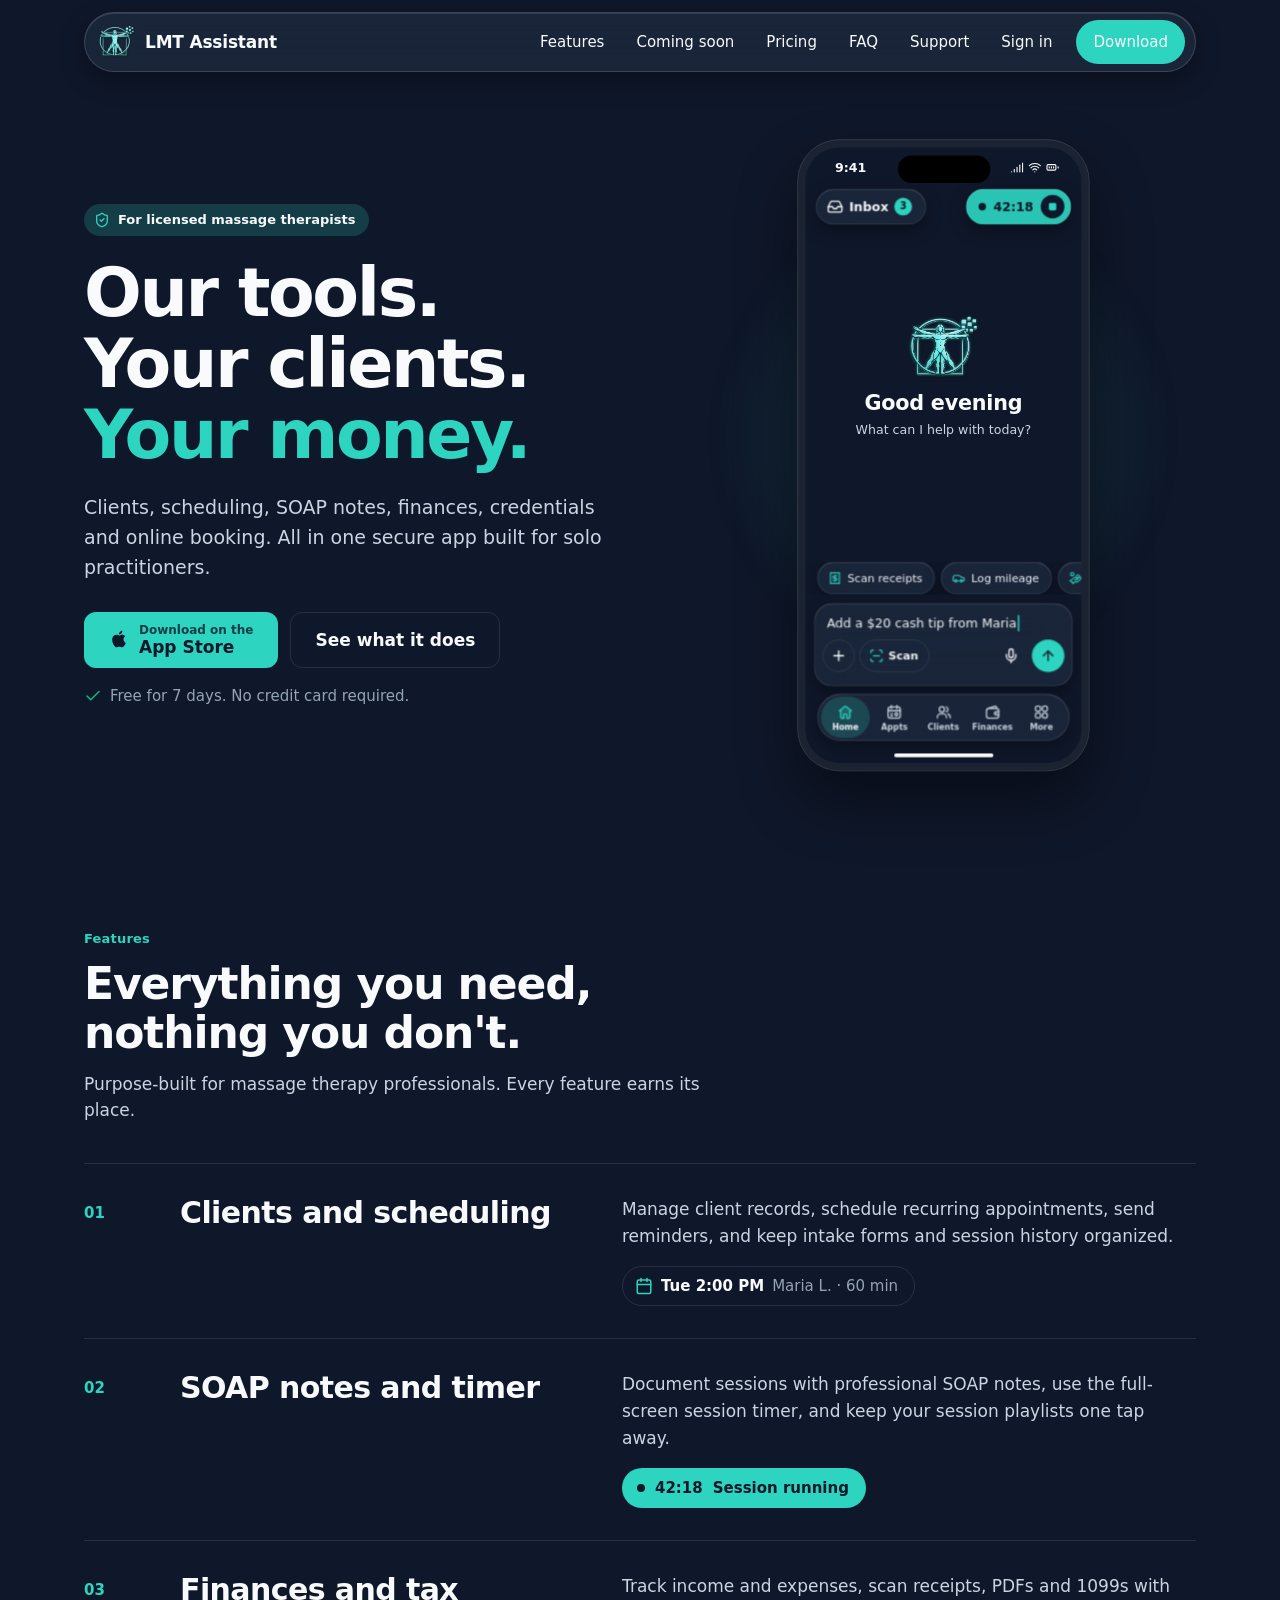
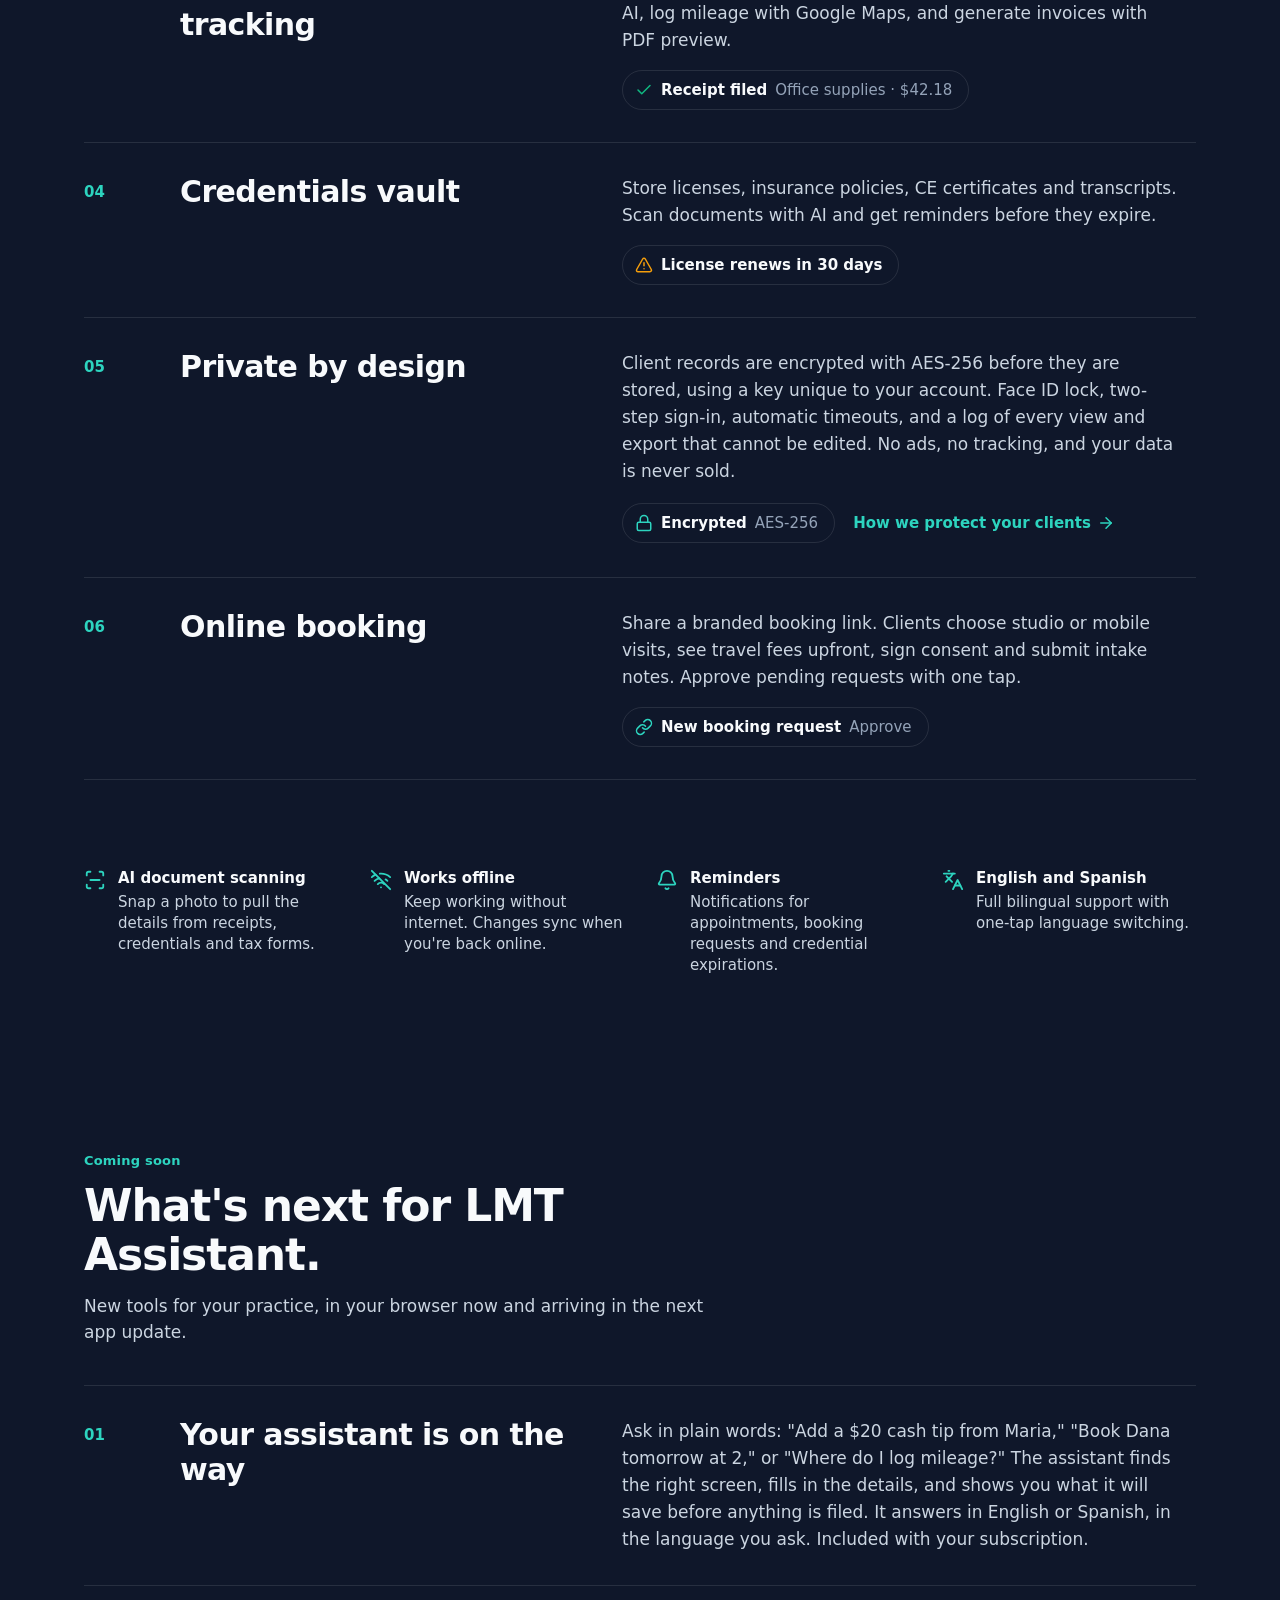
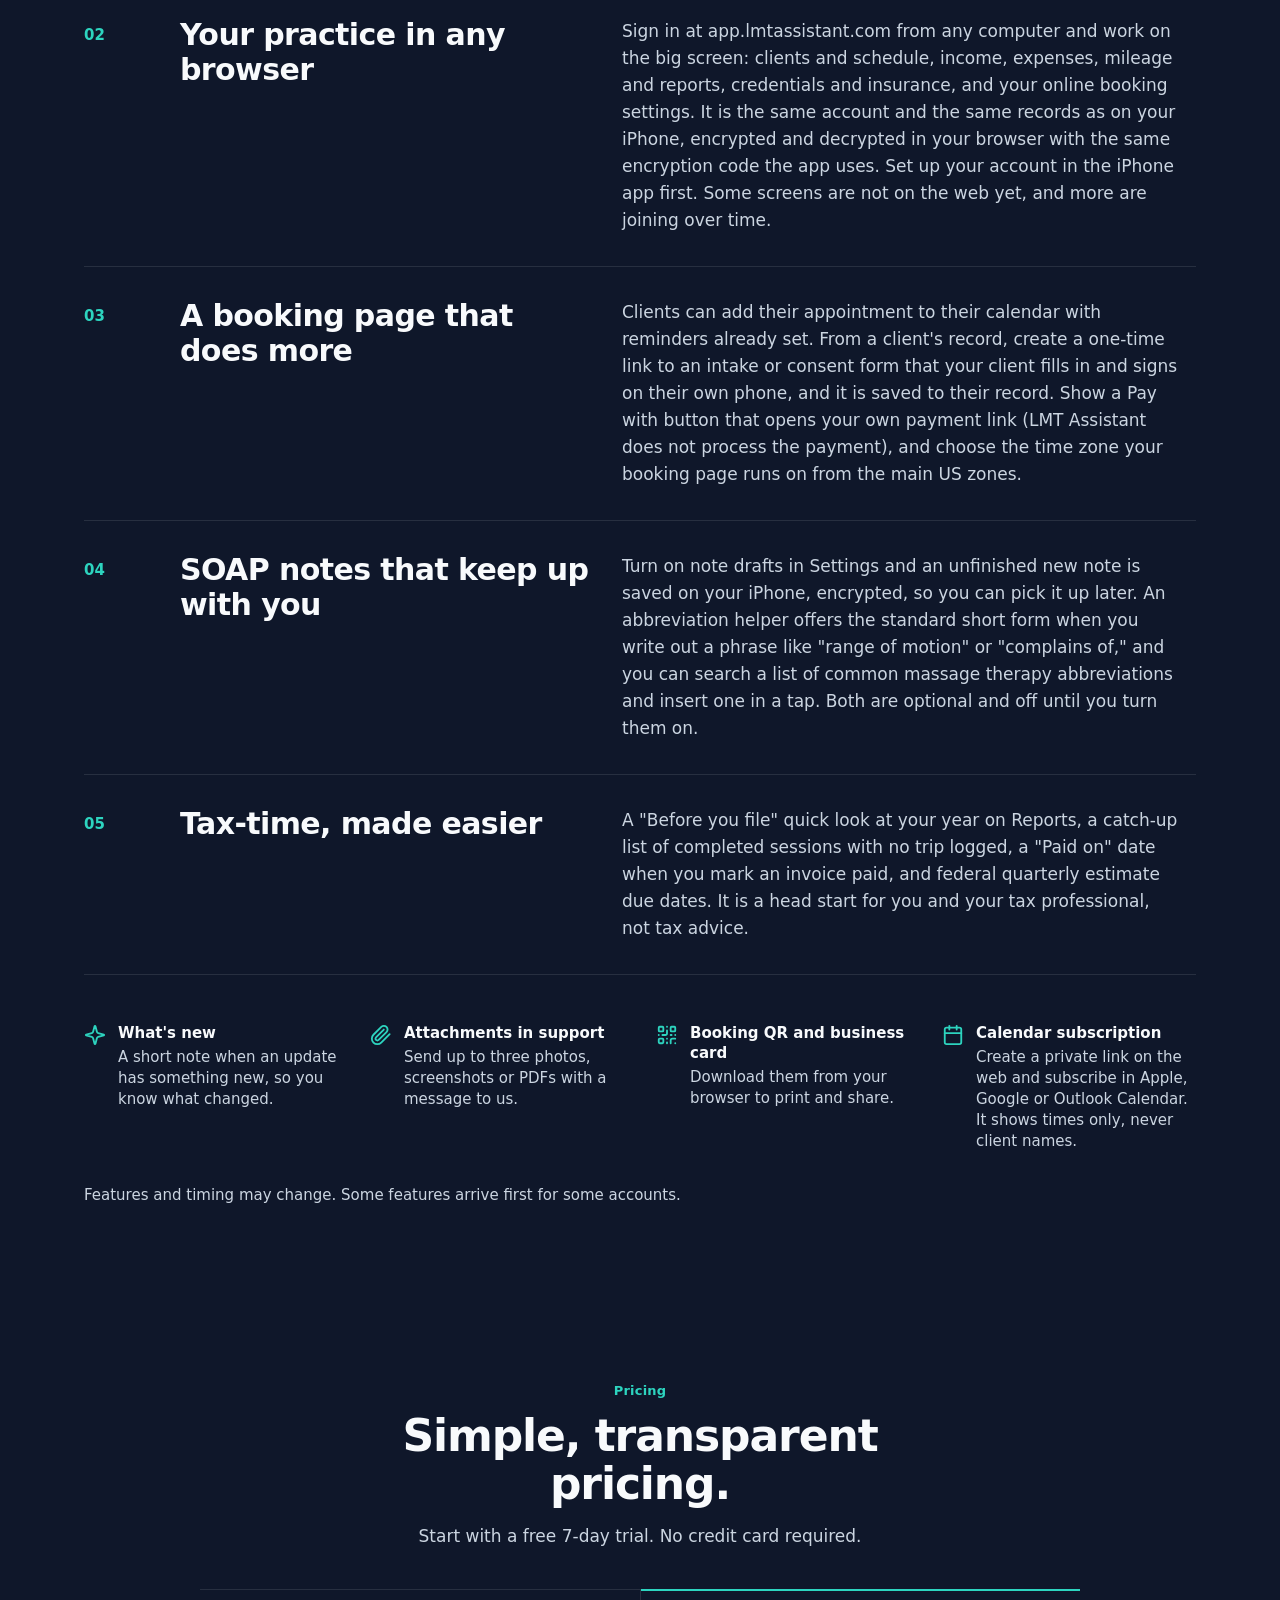
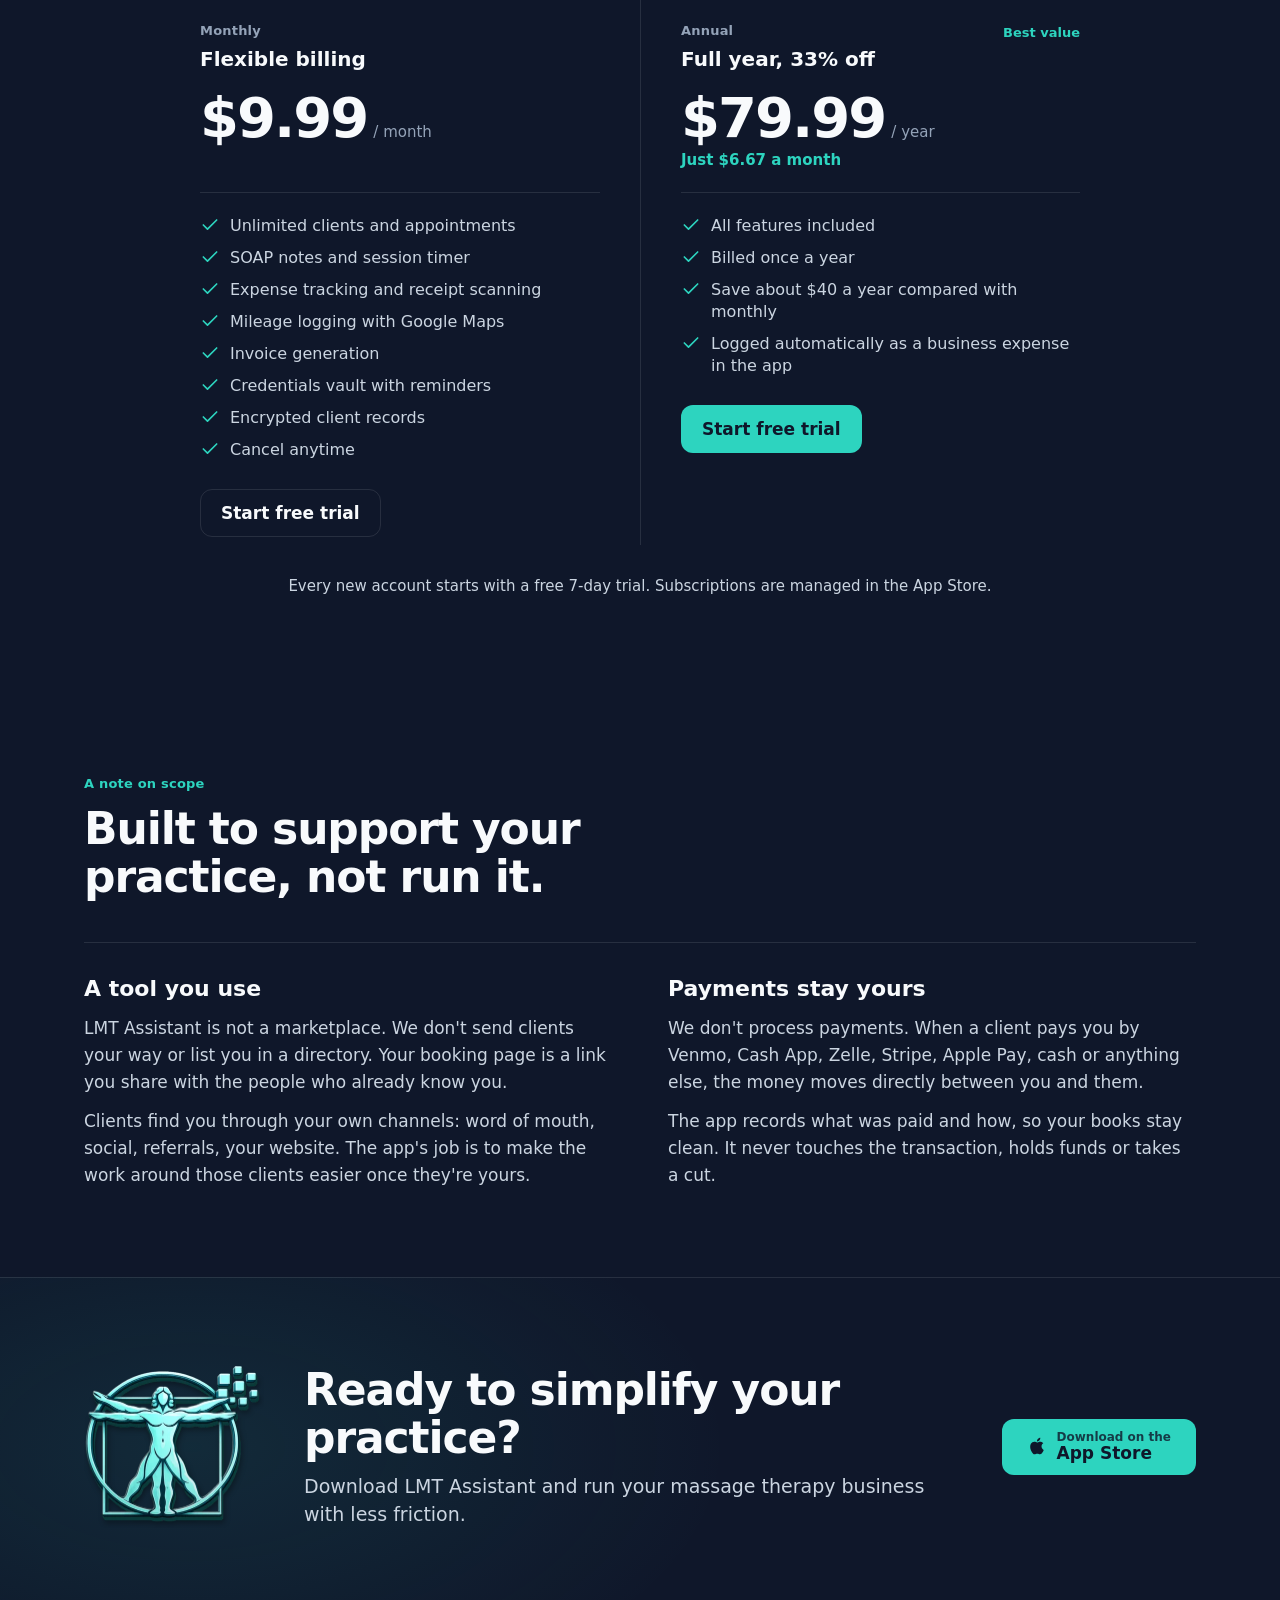
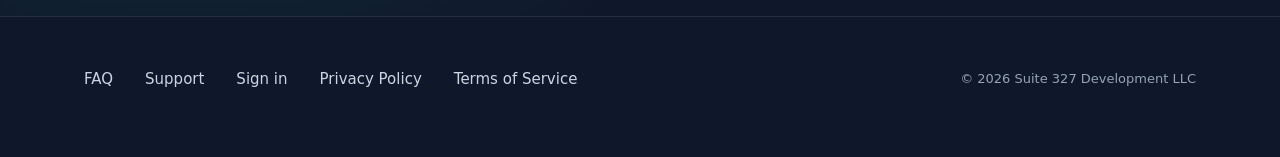
<file: index.html>
<!DOCTYPE html>
<html lang="en">
<head>
    <meta charset="UTF-8">
    <meta name="viewport" content="width=device-width, initial-scale=1.0">
    <title>LMT Assistant · Practice management for massage therapists</title>
    <meta name="description" content="The all-in-one practice management app for licensed massage therapists. Clients, scheduling, SOAP notes, finances, credentials and online booking.">
    <meta name="theme-color" content="#0F172A">
    <link rel="canonical" href="https://lmtassistant.com/">
    <meta property="og:type" content="website">
    <meta property="og:url" content="https://lmtassistant.com/">
    <meta property="og:title" content="LMT Assistant">
    <meta property="og:description" content="Our tools. Your clients. Your money. Practice management for licensed massage therapists.">
    <meta property="og:image" content="https://lmtassistant.com/assets/img/og-image.png">
    <meta name="twitter:card" content="summary_large_image">
    <meta name="apple-itunes-app" content="app-id=6759268672">
    <link rel="icon" href="/assets/img/favicon.ico" sizes="any">
    <link rel="icon" type="image/png" sizes="32x32" href="/assets/img/favicon-32.png">
    <link rel="apple-touch-icon" href="/assets/img/favicon-180.png">
    <link rel="stylesheet" href="/assets/site.css">
</head>
<body>
    <header class="site-header">
        <div class="wrap">
            <div class="bar">
                <a href="/" class="brand"><img src="/assets/img/lmt-mark-sm.webp" alt="" width="36" height="36">LMT Assistant</a>
                <nav class="nav" aria-label="Primary">
                    <a href="#features">Features</a>
                    <a href="#coming-soon">Coming soon</a>
                    <a href="#pricing">Pricing</a>
                    <a href="/faq">FAQ</a>
                    <a href="/support">Support</a>
                    <a href="https://app.lmtassistant.com">Sign in</a>
                    <a class="btn btn-primary sm" href="https://apps.apple.com/app/id6759268672">Download</a>
                </nav>
                <button class="menu-btn" type="button" aria-label="Open menu" aria-expanded="false" aria-controls="mobile-nav">
                    <span class="ic" aria-hidden="true"><svg viewBox="0 0 24 24" fill="none" stroke="currentColor" stroke-width="2" stroke-linecap="round"><path d="M4 7h16M4 12h16M4 17h16"/></svg></span>
                </button>
            </div>
            <nav class="mobile-nav" id="mobile-nav" aria-label="Mobile">
                <a href="#features">Features</a>
                <a href="#coming-soon">Coming soon</a>
                <a href="#pricing">Pricing</a>
                <a href="/faq">FAQ</a>
                <a href="/support">Support</a>
                <a href="https://app.lmtassistant.com">Sign in</a>
                <a href="https://apps.apple.com/app/id6759268672">Download on the App Store</a>
            </nav>
        </div>
    </header>

    <main>
        <section class="hero">
            <div class="wrap hero-grid">
                <div class="hero-copy">
                    <span class="eyebrow"><span class="ic" aria-hidden="true"><svg viewBox="0 0 24 24" fill="none" stroke="currentColor" stroke-width="2" stroke-linecap="round" stroke-linejoin="round"><path d="M20 13c0 5-3.5 7.5-7.66 8.95a1 1 0 0 1-.67-.01C7.5 20.5 4 18 4 13V6a1 1 0 0 1 1-1c2 0 4.5-1.2 6.24-2.72a1.17 1.17 0 0 1 1.52 0C14.51 3.81 17 5 19 5a1 1 0 0 1 1 1z"/><path d="m9 12 2 2 4-4"/></svg></span>For licensed massage therapists</span>
                    <h1 class="display">Our tools.<br>Your clients.<br><span class="accent">Your money.</span></h1>
                    <p class="lede">Clients, scheduling, SOAP notes, finances, credentials and online booking. All in one secure app built for solo practitioners.</p>
                    <div class="hero-actions">
                        <a class="btn btn-primary lg" href="https://apps.apple.com/app/id6759268672" aria-label="Download on the App Store">
                            <svg class="apple" viewBox="0 0 24 24" fill="currentColor" aria-hidden="true"><path d="M18.71 19.5c-.83 1.24-1.71 2.45-3.050 2.47-1.34.03-1.77-.79-3.29-.79-1.53 0-2 .77-3.27.82-1.31.05-2.3-1.32-3.14-2.53C4.25 17 2.94 12.45 4.7 9.39c.87-1.52 2.43-2.48 4.12-2.51 1.28-.02 2.5.87 3.29.87.78 0 2.26-1.07 3.8-.91.65.03 2.47.26 3.64 1.98-.09.06-2.17 1.28-2.15 3.81.03 3.02 2.65 4.030 2.68 4.04-.03.07-.42 1.44-1.38 2.83M13 3.5c.73-.83 1.94-1.46 2.94-1.5.13 1.17-.34 2.35-1.04 3.19-.69.85-1.83 1.51-2.95 1.42-.15-1.15.41-2.35 1.05-3.11z"/></svg>
                            <span class="stack"><small>Download on the</small>App Store</span>
                        </a>
                        <a class="btn btn-outline lg" href="#features">See what it does</a>
                    </div>
                    <p class="hero-note"><span class="ic" aria-hidden="true"><svg viewBox="0 0 24 24" fill="none" stroke="currentColor" stroke-width="2" stroke-linecap="round" stroke-linejoin="round"><path d="M20 6 9 17l-5-5"/></svg></span>Free for 7 days. No credit card required.</p>
                </div>

                <div class="hero-phone" aria-hidden="true">
                    <div class="phone-scale">
                        <div class="lmt-gphone">
                            <div class="lmt-status"><span>9:41</span><div class="lmt-island"></div><div class="lmt-status-r"><span class="lmt-ic"><svg viewBox="0 0 24 24" fill="none" stroke="currentColor" stroke-width="2" stroke-linecap="round" stroke-linejoin="round"><path d="M2 20h.01"/><path d="M7 20v-4"/><path d="M12 20v-8"/><path d="M17 20V8"/><path d="M22 4v16"/></svg></span><span class="lmt-ic"><svg viewBox="0 0 24 24" fill="none" stroke="currentColor" stroke-width="2" stroke-linecap="round" stroke-linejoin="round"><path d="M12 20h.01"/><path d="M2 8.82a15 15 0 0 1 20 0"/><path d="M5 12.859a10 10 0 0 1 14 0"/><path d="M8.5 16.429a5 5 0 0 1 7 0"/></svg></span><span class="lmt-ic"><svg viewBox="0 0 24 24" fill="none" stroke="currentColor" stroke-width="2" stroke-linecap="round" stroke-linejoin="round"><rect width="16" height="10" x="2" y="7" rx="2" ry="2"/><line x1="22" x2="22" y1="11" y2="13"/><line x1="6" x2="6" y1="11" y2="13"/><line x1="10" x2="10" y1="11" y2="13"/><line x1="14" x2="14" y1="11" y2="13"/></svg></span></div></div>
                            <div class="lmt-hbar">
                                <div class="lmt-hpill lmt-glass"><span class="lmt-ic"><svg viewBox="0 0 24 24" fill="none" stroke="currentColor" stroke-width="2" stroke-linecap="round" stroke-linejoin="round"><polyline points="22 12 16 12 14 15 10 15 8 12 2 12"/><path d="M5.45 5.11 2 12v6a2 2 0 0 0 2 2h16a2 2 0 0 0 2-2v-6l-3.45-6.89A2 2 0 0 0 16.76 4H7.24a2 2 0 0 0-1.79 1.11z"/></svg></span><span>Inbox</span><b class="lmt-count">3</b></div>
                                <div class="lmt-hpill lmt-glass pro"><span class="lmt-live"></span><span class="t">42:18</span><span class="lmt-stop"></span></div>
                            </div>
                            <div class="lmt-hero">
                                <div class="lmt-mark"><img src="/assets/img/lmt-mark-glass.webp" alt="" width="514" height="467"></div>
                                <div class="lmt-title">Good evening</div>
                                <p>What can I help with today?</p>
                            </div>
                            <div class="lmt-sugg">
                                <span class="lmt-chip lmt-glass"><span class="lmt-ic"><svg viewBox="0 0 24 24" fill="none" stroke="currentColor" stroke-width="2" stroke-linecap="round" stroke-linejoin="round"><path d="M4 2v20l2-1 2 1 2-1 2 1 2-1 2 1 2-1 2 1V2l-2 1-2-1-2 1-2-1-2 1-2-1-2 1Z"/><path d="M16 8h-6a2 2 0 1 0 0 4h4a2 2 0 1 1 0 4H8"/><path d="M12 17.5v-11"/></svg></span>Scan receipts</span>
                                <span class="lmt-chip lmt-glass"><span class="lmt-ic"><svg viewBox="0 0 24 24" fill="none" stroke="currentColor" stroke-width="2" stroke-linecap="round" stroke-linejoin="round"><path d="M19 17h2c.6 0 1-.4 1-1v-3c0-.9-.7-1.7-1.5-1.9C18.7 10.6 16 10 16 10s-1.3-1.4-2.2-2.3c-.5-.4-1.1-.7-1.8-.7H5c-.6 0-1.1.4-1.4.9l-1.4 2.9A3.7 3.7 0 0 0 2 12v4c0 .6.4 1 1 1h2"/><circle cx="7" cy="17" r="2"/><path d="M9 17h6"/><circle cx="17" cy="17" r="2"/></svg></span>Log mileage</span>
                                <span class="lmt-chip lmt-glass"><span class="lmt-ic"><svg viewBox="0 0 24 24" fill="none" stroke="currentColor" stroke-width="2" stroke-linecap="round" stroke-linejoin="round"><path d="M11 15h2a2 2 0 1 0 0-4h-3c-.6 0-1.1.2-1.4.6L3 17"/><path d="m7 21 1.6-1.4c.3-.4.8-.6 1.4-.6h4c1.1 0 2.1-.4 2.8-1.2l4.6-4.4a2 2 0 0 0-2.75-2.91l-4.2 3.9"/><path d="m2 16 6 6"/><circle cx="16" cy="9" r="2.9"/><circle cx="6" cy="5" r="3"/></svg></span>Add a cash tip</span>
                            </div>
                            <div class="lmt-composer lmt-glass">
                                <span class="typed">Add a $20 cash tip from Maria<span class="lmt-caret"></span></span>
                                <div class="lmt-crow">
                                    <div class="lmt-cbtn lmt-cghost"><span class="lmt-ic"><svg viewBox="0 0 24 24" fill="none" stroke="currentColor" stroke-width="2" stroke-linecap="round" stroke-linejoin="round"><path d="M5 12h14"/><path d="M12 5v14"/></svg></span></div>
                                    <div class="lmt-cscan"><span class="lmt-ic"><svg viewBox="0 0 24 24" fill="none" stroke="currentColor" stroke-width="2" stroke-linecap="round" stroke-linejoin="round"><path d="M3 7V5a2 2 0 0 1 2-2h2"/><path d="M17 3h2a2 2 0 0 1 2 2v2"/><path d="M21 17v2a2 2 0 0 1-2 2h-2"/><path d="M7 21H5a2 2 0 0 1-2-2v-2"/><path d="M7 12h10"/></svg></span><span>Scan</span></div>
                                    <span class="grow"></span>
                                    <div class="lmt-cbtn"><span class="lmt-ic"><svg viewBox="0 0 24 24" fill="none" stroke="currentColor" stroke-width="2" stroke-linecap="round" stroke-linejoin="round"><path d="M12 2a3 3 0 0 0-3 3v7a3 3 0 0 0 6 0V5a3 3 0 0 0-3-3Z"/><path d="M19 10v2a7 7 0 0 1-14 0v-2"/><line x1="12" x2="12" y1="19" y2="22"/></svg></span></div>
                                    <div class="lmt-cbtn lmt-csend"><span class="lmt-ic"><svg viewBox="0 0 24 24" fill="none" stroke="currentColor" stroke-width="2" stroke-linecap="round" stroke-linejoin="round"><path d="m5 12 7-7 7 7"/><path d="M12 19V5"/></svg></span></div>
                                </div>
                            </div>
                            <nav class="lmt-gtabs lmt-glass">
                                <div class="lmt-gtab on"><span class="lmt-ic lmt-tic"><svg viewBox="0 0 24 24" fill="none" stroke="currentColor" stroke-width="1.75" stroke-linecap="round" stroke-linejoin="round"><g fill="currentColor" fill-opacity=".22" stroke="none"><path d="M5.75 9.1 12 3.9l6.25 5.2v9.5c0 1-.8 1.9-1.9 1.9H14v-4.6c0-.6-.5-1.1-1.1-1.1h-1.8c-.6 0-1.1.5-1.1 1.1v4.6H7.65c-1.1 0-1.9-.9-1.9-1.9Z"/></g><path d="M3.75 10.6 10.9 4.5a1.7 1.7 0 0 1 2.2 0l7.15 6.1"/><path d="M5.75 9.1V18.6c0 1 .8 1.9 1.9 1.9H10v-4.6c0-.6.5-1.1 1.1-1.1h1.8c.6 0 1.1.5 1.1 1.1v4.6h2.35c1.1 0 1.9-.9 1.9-1.9V9.1"/></svg></span><span>Home</span></div>
                                <div class="lmt-gtab"><span class="lmt-ic lmt-tic"><svg viewBox="0 0 24 24" fill="none" stroke="currentColor" stroke-width="1.75" stroke-linecap="round" stroke-linejoin="round"><rect x="3.75" y="5.25" width="16.5" height="15" rx="3.25"/><path d="M8.25 3.25v4M15.75 3.25v4M3.75 10h16.5"/><rect x="13.25" y="13.25" width="3.5" height="3.5" rx="1"/><path d="M7.5 14.1h2.25M7.5 17.1h2.25"/></svg></span><span>Appts</span></div>
                                <div class="lmt-gtab"><span class="lmt-ic lmt-tic"><svg viewBox="0 0 24 24" fill="none" stroke="currentColor" stroke-width="1.75" stroke-linecap="round" stroke-linejoin="round"><circle cx="9.5" cy="8.25" r="3.5"/><path d="M3.25 19.75v-.6c0-2.75 2.2-4.9 4.9-4.9h2.7c2.7 0 4.9 2.15 4.9 4.9v.6"/><path d="M15.4 4.95a3.5 3.5 0 0 1 0 6.6M17.6 14.45c1.9.6 3.15 2.35 3.15 4.4v.9"/></svg></span><span>Clients</span></div>
                                <div class="lmt-gtab"><span class="lmt-ic lmt-tic"><svg viewBox="0 0 24 24" fill="none" stroke="currentColor" stroke-width="1.75" stroke-linecap="round" stroke-linejoin="round"><path d="M5.5 7.25 15.2 4.1a1.5 1.5 0 0 1 1.95 1.4v1.75"/><rect x="3.75" y="7.25" width="16.5" height="13" rx="3"/><path d="M20.25 11.5h-3.5a2.25 2.25 0 0 0 0 4.5h3.5"/><circle cx="16.85" cy="13.75" r="1" fill="currentColor" stroke="none"/></svg></span><span>Finances</span></div>
                                <div class="lmt-gtab"><span class="lmt-ic lmt-tic"><svg viewBox="0 0 24 24" fill="none" stroke="currentColor" stroke-width="1.75" stroke-linecap="round" stroke-linejoin="round"><rect x="4" y="4" width="6.75" height="6.75" rx="2"/><rect x="13.25" y="4" width="6.75" height="6.75" rx="2"/><rect x="4" y="13.25" width="6.75" height="6.75" rx="2"/><circle cx="16.625" cy="16.625" r="3.375"/></svg></span><span>More</span></div>
                            </nav>
                            <div class="lmt-homebar"></div>
                        </div>
                    </div>
                </div>
            </div>
        </section>

        <section id="features">
            <div class="wrap">
                <div class="section-head">
                    <span class="label">Features</span>
                    <h2 class="h2">Everything you need, nothing you don't.</h2>
                    <p>Purpose-built for massage therapy professionals. Every feature earns its place.</p>
                </div>
                <div class="ledger">
                    <article class="row">
                        <span class="num">01</span>
                        <h3>Clients and scheduling</h3>
                        <div class="row-body"><p>Manage client records, schedule recurring appointments, send reminders, and keep intake forms and session history organized.</p><div class="snips"><span class="snip"><span class="ic" aria-hidden="true"><svg viewBox="0 0 24 24" fill="none" stroke="currentColor" stroke-width="2" stroke-linecap="round" stroke-linejoin="round"><rect width="18" height="18" x="3" y="4" rx="2"/><path d="M16 2v4"/><path d="M8 2v4"/><path d="M3 10h18"/></svg></span><span>Tue 2:00 PM</span><span class="dim">Maria L. · 60 min</span></span></div></div>
                    </article>
                    <article class="row">
                        <span class="num">02</span>
                        <h3>SOAP notes and timer</h3>
                        <div class="row-body"><p>Document sessions with professional SOAP notes, use the full-screen session timer, and keep your session playlists one tap away.</p><div class="snips"><span class="snip pro"><span class="lmt-live"></span><span class="t">42:18</span><span>Session running</span></span></div></div>
                    </article>
                    <article class="row">
                        <span class="num">03</span>
                        <h3>Finances and tax tracking</h3>
                        <div class="row-body"><p>Track income and expenses, scan receipts, PDFs and 1099s with AI, log mileage with Google Maps, and generate invoices with PDF preview.</p><div class="snips"><span class="snip"><span class="ic ok" aria-hidden="true"><svg viewBox="0 0 24 24" fill="none" stroke="currentColor" stroke-width="2" stroke-linecap="round" stroke-linejoin="round"><path d="M20 6 9 17l-5-5"/></svg></span><span>Receipt filed</span><span class="dim">Office supplies · $42.18</span></span></div></div>
                    </article>
                    <article class="row">
                        <span class="num">04</span>
                        <h3>Credentials vault</h3>
                        <div class="row-body"><p>Store licenses, insurance policies, CE certificates and transcripts. Scan documents with AI and get reminders before they expire.</p><div class="snips"><span class="snip"><span class="ic warn" aria-hidden="true"><svg viewBox="0 0 24 24" fill="none" stroke="currentColor" stroke-width="2" stroke-linecap="round" stroke-linejoin="round"><path d="m21.73 18-8-14a2 2 0 0 0-3.48 0l-8 14A2 2 0 0 0 4 21h16a2 2 0 0 0 1.73-3"/><path d="M12 9v4"/><path d="M12 17h.01"/></svg></span><span>License renews in 30 days</span></span></div></div>
                    </article>
                    <article class="row">
                        <span class="num">05</span>
                        <h3>Private by design</h3>
                        <div class="row-body"><p>Client records are encrypted with AES-256 before they are stored, using a key unique to your account. Face ID lock, two-step sign-in, automatic timeouts, and a log of every view and export that cannot be edited. No ads, no tracking, and your data is never sold.</p><div class="snips"><span class="snip"><span class="ic" aria-hidden="true"><svg viewBox="0 0 24 24" fill="none" stroke="currentColor" stroke-width="2" stroke-linecap="round" stroke-linejoin="round"><rect width="18" height="11" x="3" y="11" rx="2" ry="2"/><path d="M7 11V7a5 5 0 0 1 10 0v4"/></svg></span><span>Encrypted</span><span class="dim">AES-256</span></span><a class="more" href="/faq#security">How we protect your clients<span class="ic" aria-hidden="true"><svg viewBox="0 0 24 24" fill="none" stroke="currentColor" stroke-width="2" stroke-linecap="round" stroke-linejoin="round"><path d="M5 12h14"/><path d="m12 5 7 7-7 7"/></svg></span></a></div></div>
                    </article>
                    <article class="row">
                        <span class="num">06</span>
                        <h3>Online booking</h3>
                        <div class="row-body"><p>Share a branded booking link. Clients choose studio or mobile visits, see travel fees upfront, sign consent and submit intake notes. Approve pending requests with one tap.</p><div class="snips"><span class="snip"><span class="ic" aria-hidden="true"><svg viewBox="0 0 24 24" fill="none" stroke="currentColor" stroke-width="2" stroke-linecap="round" stroke-linejoin="round"><path d="M10 13a5 5 0 0 0 7.54.54l3-3a5 5 0 0 0-7.07-7.07l-1.72 1.71"/><path d="M14 11a5 5 0 0 0-7.54-.54l-3 3a5 5 0 0 0 7.07 7.07l1.71-1.71"/></svg></span><span>New booking request</span><span class="dim">Approve</span></span></div></div>
                    </article>
                </div>
            </div>
        </section>

        <section class="also" aria-label="Also included">
            <div class="wrap">
                <ul class="also-list">
                    <li><span class="ic" aria-hidden="true"><svg viewBox="0 0 24 24" fill="none" stroke="currentColor" stroke-width="2" stroke-linecap="round" stroke-linejoin="round"><path d="M3 7V5a2 2 0 0 1 2-2h2"/><path d="M17 3h2a2 2 0 0 1 2 2v2"/><path d="M21 17v2a2 2 0 0 1-2 2h-2"/><path d="M7 21H5a2 2 0 0 1-2-2v-2"/><path d="M7 12h10"/></svg></span><div><b>AI document scanning</b><span>Snap a photo to pull the details from receipts, credentials and tax forms.</span></div></li>
                    <li><span class="ic" aria-hidden="true"><svg viewBox="0 0 24 24" fill="none" stroke="currentColor" stroke-width="2" stroke-linecap="round" stroke-linejoin="round"><path d="M12 20h.01"/><path d="M8.5 16.429a5 5 0 0 1 7 0"/><path d="M5 12.859a10 10 0 0 1 5.17-2.69"/><path d="M19 12.859a10 10 0 0 0-2.007-1.523"/><path d="M2 8.82a15 15 0 0 1 4.177-2.643"/><path d="M22 8.82a15 15 0 0 0-11.288-3.764"/><path d="m2 2 20 20"/></svg></span><div><b>Works offline</b><span>Keep working without internet. Changes sync when you're back online.</span></div></li>
                    <li><span class="ic" aria-hidden="true"><svg viewBox="0 0 24 24" fill="none" stroke="currentColor" stroke-width="2" stroke-linecap="round" stroke-linejoin="round"><path d="M10.268 21a2 2 0 0 0 3.464 0"/><path d="M3.262 15.326A1 1 0 0 0 4 17h16a1 1 0 0 0 .74-1.673C19.41 13.956 18 12.499 18 8A6 6 0 0 0 6 8c0 4.499-1.411 5.956-2.738 7.326"/></svg></span><div><b>Reminders</b><span>Notifications for appointments, booking requests and credential expirations.</span></div></li>
                    <li><span class="ic" aria-hidden="true"><svg viewBox="0 0 24 24" fill="none" stroke="currentColor" stroke-width="2" stroke-linecap="round" stroke-linejoin="round"><path d="m5 8 6 6"/><path d="m4 14 6-6 2-3"/><path d="M2 5h12"/><path d="M7 2h1"/><path d="m22 22-5-10-5 10"/><path d="M14 18h6"/></svg></span><div><b>English and Spanish</b><span>Full bilingual support with one-tap language switching.</span></div></li>
                </ul>
            </div>
        </section>

        <section id="coming-soon" aria-labelledby="coming-title">
            <div class="wrap">
                <div class="section-head">
                    <span class="label">Coming soon</span>
                    <h2 class="h2" id="coming-title">What's next for LMT Assistant.</h2>
                    <p>New tools for your practice, in your browser now and arriving in the next app update.</p>
                </div>
                <div class="ledger">
                    <article class="row">
                        <span class="num">01</span>
                        <h3>Your assistant is on the way</h3>
                        <div class="row-body"><p>Ask in plain words: "Add a $20 cash tip from Maria," "Book Dana tomorrow at 2," or "Where do I log mileage?" The assistant finds the right screen, fills in the details, and shows you what it will save before anything is filed. It answers in English or Spanish, in the language you ask. Included with your subscription.</p></div>
                    </article>
                    <article class="row">
                        <span class="num">02</span>
                        <h3>Your practice in any browser</h3>
                        <div class="row-body"><p>Sign in at app.lmtassistant.com from any computer and work on the big screen: clients and schedule, income, expenses, mileage and reports, credentials and insurance, and your online booking settings. It is the same account and the same records as on your iPhone, encrypted and decrypted in your browser with the same encryption code the app uses. Set up your account in the iPhone app first. Some screens are not on the web yet, and more are joining over time.</p></div>
                    </article>
                    <article class="row">
                        <span class="num">03</span>
                        <h3>A booking page that does more</h3>
                        <div class="row-body"><p>Clients can add their appointment to their calendar with reminders already set. From a client's record, create a one-time link to an intake or consent form that your client fills in and signs on their own phone, and it is saved to their record. Show a Pay with button that opens your own payment link (LMT Assistant does not process the payment), and choose the time zone your booking page runs on from the main US zones.</p></div>
                    </article>
                    <article class="row">
                        <span class="num">04</span>
                        <h3>SOAP notes that keep up with you</h3>
                        <div class="row-body"><p>Turn on note drafts in Settings and an unfinished new note is saved on your iPhone, encrypted, so you can pick it up later. An abbreviation helper offers the standard short form when you write out a phrase like "range of motion" or "complains of," and you can search a list of common massage therapy abbreviations and insert one in a tap. Both are optional and off until you turn them on.</p></div>
                    </article>
                    <article class="row">
                        <span class="num">05</span>
                        <h3>Tax-time, made easier</h3>
                        <div class="row-body"><p>A "Before you file" quick look at your year on Reports, a catch-up list of completed sessions with no trip logged, a "Paid on" date when you mark an invoice paid, and federal quarterly estimate due dates. It is a head start for you and your tax professional, not tax advice.</p></div>
                    </article>
                </div>
                <ul class="also-list" style="margin-top: 48px;">
                    <li><span class="ic" aria-hidden="true"><svg viewBox="0 0 24 24" fill="none" stroke="currentColor" stroke-width="2" stroke-linecap="round" stroke-linejoin="round"><path d="M9.937 15.5A2 2 0 0 0 8.5 14.063l-6.135-1.582a.5.5 0 0 1 0-.962L8.5 9.936A2 2 0 0 0 9.937 8.5l1.582-6.135a.5.5 0 0 1 .963 0L14.063 8.5A2 2 0 0 0 15.5 9.937l6.135 1.581a.5.5 0 0 1 0 .964L15.5 14.063a2 2 0 0 0-1.437 1.437l-1.582 6.135a.5.5 0 0 1-.963 0z"/></svg></span><div><b>What's new</b><span>A short note when an update has something new, so you know what changed.</span></div></li>
                    <li><span class="ic" aria-hidden="true"><svg viewBox="0 0 24 24" fill="none" stroke="currentColor" stroke-width="2" stroke-linecap="round" stroke-linejoin="round"><path d="m21.44 11.05-9.19 9.19a6 6 0 0 1-8.49-8.49l8.57-8.57A4 4 0 1 1 18 8.84l-8.59 8.57a2 2 0 0 1-2.83-2.83l8.49-8.48"/></svg></span><div><b>Attachments in support</b><span>Send up to three photos, screenshots or PDFs with a message to us.</span></div></li>
                    <li><span class="ic" aria-hidden="true"><svg viewBox="0 0 24 24" fill="none" stroke="currentColor" stroke-width="2" stroke-linecap="round" stroke-linejoin="round"><rect width="5" height="5" x="3" y="3" rx="1"/><rect width="5" height="5" x="16" y="3" rx="1"/><rect width="5" height="5" x="3" y="16" rx="1"/><path d="M21 16h-3a2 2 0 0 0-2 2v3"/><path d="M21 21v.01"/><path d="M12 7v3a2 2 0 0 1-2 2H7"/><path d="M3 12h.01"/><path d="M12 3h.01"/><path d="M12 16v.01"/><path d="M16 12h1"/><path d="M21 12v.01"/><path d="M12 21v-1"/></svg></span><div><b>Booking QR and business card</b><span>Download them from your browser to print and share.</span></div></li>
                    <li><span class="ic" aria-hidden="true"><svg viewBox="0 0 24 24" fill="none" stroke="currentColor" stroke-width="2" stroke-linecap="round" stroke-linejoin="round"><path d="M8 2v4"/><path d="M16 2v4"/><rect width="18" height="18" x="3" y="4" rx="2"/><path d="M3 10h18"/></svg></span><div><b>Calendar subscription</b><span>Create a private link on the web and subscribe in Apple, Google or Outlook Calendar. It shows times only, never client names.</span></div></li>
                </ul>
                <p class="lede" style="margin-top: 32px; font-size: 15px; line-height: 22px;">Features and timing may change. Some features arrive first for some accounts.</p>
            </div>
        </section>

        <section id="pricing">
            <div class="wrap">
                <div class="section-head center">
                    <span class="label">Pricing</span>
                    <h2 class="h2">Simple, transparent pricing.</h2>
                    <p>Start with a free 7-day trial. No credit card required.</p>
                </div>
                <div class="plans">
                    <div class="plan">
                        <span class="label">Monthly</span>
                        <h3>Flexible billing</h3>
                        <div class="amount"><b>$9.99</b><span>/ month</span></div>
                        <div class="per"></div>
                        <hr>
                        <ul class="ticks">
                            <li><span class="ic" aria-hidden="true"><svg viewBox="0 0 24 24" fill="none" stroke="currentColor" stroke-width="2" stroke-linecap="round" stroke-linejoin="round"><path d="M20 6 9 17l-5-5"/></svg></span>Unlimited clients and appointments</li>
                            <li><span class="ic" aria-hidden="true"><svg viewBox="0 0 24 24" fill="none" stroke="currentColor" stroke-width="2" stroke-linecap="round" stroke-linejoin="round"><path d="M20 6 9 17l-5-5"/></svg></span>SOAP notes and session timer</li>
                            <li><span class="ic" aria-hidden="true"><svg viewBox="0 0 24 24" fill="none" stroke="currentColor" stroke-width="2" stroke-linecap="round" stroke-linejoin="round"><path d="M20 6 9 17l-5-5"/></svg></span>Expense tracking and receipt scanning</li>
                            <li><span class="ic" aria-hidden="true"><svg viewBox="0 0 24 24" fill="none" stroke="currentColor" stroke-width="2" stroke-linecap="round" stroke-linejoin="round"><path d="M20 6 9 17l-5-5"/></svg></span>Mileage logging with Google Maps</li>
                            <li><span class="ic" aria-hidden="true"><svg viewBox="0 0 24 24" fill="none" stroke="currentColor" stroke-width="2" stroke-linecap="round" stroke-linejoin="round"><path d="M20 6 9 17l-5-5"/></svg></span>Invoice generation</li>
                            <li><span class="ic" aria-hidden="true"><svg viewBox="0 0 24 24" fill="none" stroke="currentColor" stroke-width="2" stroke-linecap="round" stroke-linejoin="round"><path d="M20 6 9 17l-5-5"/></svg></span>Credentials vault with reminders</li>
                            <li><span class="ic" aria-hidden="true"><svg viewBox="0 0 24 24" fill="none" stroke="currentColor" stroke-width="2" stroke-linecap="round" stroke-linejoin="round"><path d="M20 6 9 17l-5-5"/></svg></span>Encrypted client records</li>
                            <li><span class="ic" aria-hidden="true"><svg viewBox="0 0 24 24" fill="none" stroke="currentColor" stroke-width="2" stroke-linecap="round" stroke-linejoin="round"><path d="M20 6 9 17l-5-5"/></svg></span>Cancel anytime</li>
                        </ul>
                        <a class="btn btn-outline" href="https://apps.apple.com/app/id6759268672">Start free trial</a>
                    </div>
                    <div class="plan featured">
                        <span class="badge">Best value</span>
                        <span class="label">Annual</span>
                        <h3>Full year, 33% off</h3>
                        <div class="amount"><b>$79.99</b><span>/ year</span></div>
                        <div class="per">Just $6.67 a month</div>
                        <hr>
                        <ul class="ticks">
                            <li><span class="ic" aria-hidden="true"><svg viewBox="0 0 24 24" fill="none" stroke="currentColor" stroke-width="2" stroke-linecap="round" stroke-linejoin="round"><path d="M20 6 9 17l-5-5"/></svg></span>All features included</li>
                            <li><span class="ic" aria-hidden="true"><svg viewBox="0 0 24 24" fill="none" stroke="currentColor" stroke-width="2" stroke-linecap="round" stroke-linejoin="round"><path d="M20 6 9 17l-5-5"/></svg></span>Billed once a year</li>
                            <li><span class="ic" aria-hidden="true"><svg viewBox="0 0 24 24" fill="none" stroke="currentColor" stroke-width="2" stroke-linecap="round" stroke-linejoin="round"><path d="M20 6 9 17l-5-5"/></svg></span>Save about $40 a year compared with monthly</li>
                            <li><span class="ic" aria-hidden="true"><svg viewBox="0 0 24 24" fill="none" stroke="currentColor" stroke-width="2" stroke-linecap="round" stroke-linejoin="round"><path d="M20 6 9 17l-5-5"/></svg></span>Logged automatically as a business expense in the app</li>
                        </ul>
                        <a class="btn btn-primary" href="https://apps.apple.com/app/id6759268672">Start free trial</a>
                    </div>
                </div>
                <p class="trial-note">Every new account starts with a free 7-day trial. Subscriptions are managed in the App Store.</p>
            </div>
        </section>

        <section aria-labelledby="scope-title">
            <div class="wrap">
                <div class="section-head">
                    <span class="label">A note on scope</span>
                    <h2 class="h2" id="scope-title">Built to support your practice, not run it.</h2>
                </div>
                <div class="scope-grid">
                    <div>
                        <h3>A tool you use</h3>
                        <p>LMT Assistant is not a marketplace. We don't send clients your way or list you in a directory. Your booking page is a link you share with the people who already know you.</p>
                        <p>Clients find you through your own channels: word of mouth, social, referrals, your website. The app's job is to make the work around those clients easier once they're yours.</p>
                    </div>
                    <div>
                        <h3>Payments stay yours</h3>
                        <p>We don't process payments. When a client pays you by Venmo, Cash App, Zelle, Stripe, Apple Pay, cash or anything else, the money moves directly between you and them.</p>
                        <p>The app records what was paid and how, so your books stay clean. It never touches the transaction, holds funds or takes a cut.</p>
                    </div>
                </div>
            </div>
        </section>

        <section class="cta-band">
            <div class="wrap">
                <div class="cta-inner">
                    <img src="/assets/img/lmt-mark.webp" alt="" width="360" height="325" loading="lazy">
                    <div>
                        <h2 class="h2">Ready to simplify your practice?</h2>
                        <p>Download LMT Assistant and run your massage therapy business with less friction.</p>
                    </div>
                    <a class="btn btn-primary lg" href="https://apps.apple.com/app/id6759268672">
                        <svg class="apple" viewBox="0 0 24 24" fill="currentColor" aria-hidden="true"><path d="M18.71 19.5c-.83 1.24-1.71 2.45-3.05 2.47-1.34.03-1.77-.79-3.29-.79-1.53 0-2 .77-3.27.82-1.31.05-2.3-1.32-3.14-2.53C4.25 17 2.94 12.45 4.7 9.39c.87-1.52 2.43-2.48 4.12-2.51 1.28-.02 2.5.87 3.29.87.78 0 2.26-1.07 3.8-.91.65.03 2.47.26 3.64 1.98-.09.06-2.17 1.28-2.15 3.81.03 3.02 2.65 4.03 2.68 4.04-.03.07-.42 1.44-1.38 2.83M13 3.5c.73-.83 1.94-1.46 2.94-1.5.13 1.17-.34 2.35-1.04 3.19-.69.85-1.83 1.51-2.95 1.42-.15-1.15.41-2.35 1.05-3.11z"/></svg>
                        <span class="stack"><small>Download on the</small>App Store</span>
                    </a>
                </div>
            </div>
        </section>
    </main>

    <footer class="site-footer">
        <div class="wrap footer-row">
            <nav class="footer-links" aria-label="Footer">
                <a href="/faq">FAQ</a>
                <a href="/support">Support</a>
                <a href="https://app.lmtassistant.com">Sign in</a>
                <a href="/privacy">Privacy Policy</a>
                <a href="/terms">Terms of Service</a>
            </nav>
            <p class="copyright">&copy; 2026 Suite 327 Development LLC</p>
        </div>
    </footer>

    <script src="/assets/site.js" defer></script>
</body>
</html>
</file>
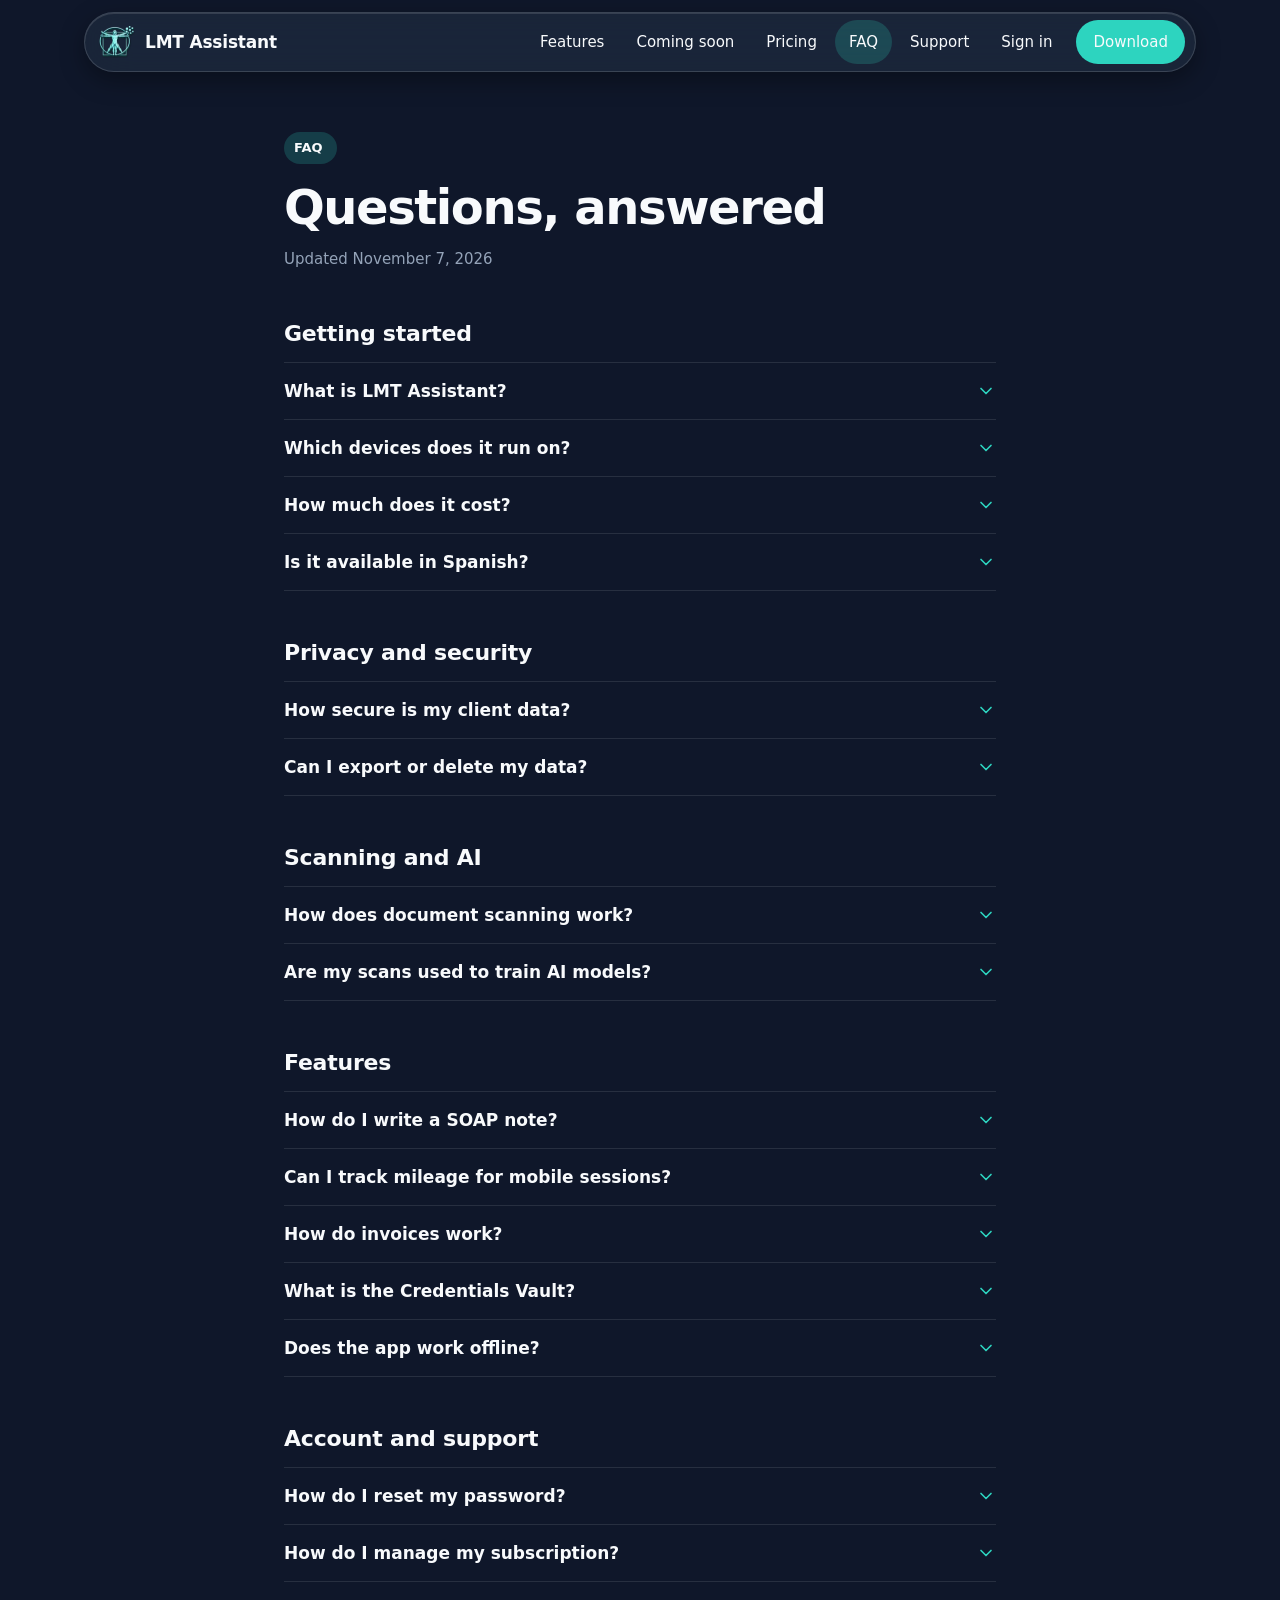
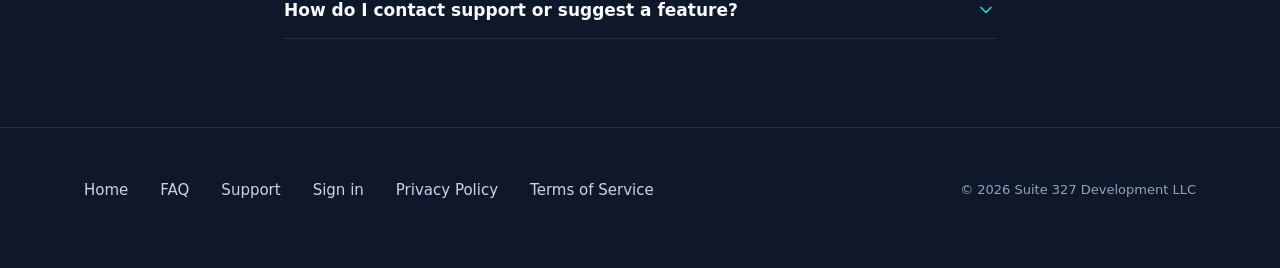
<file: faq/index.html>
<!DOCTYPE html>
<html lang="en">
<head>
    <meta charset="UTF-8">
    <meta name="viewport" content="width=device-width, initial-scale=1.0">
    <title>Questions, answered · LMT Assistant</title>
    <meta name="description" content="Answers to common questions about LMT Assistant.">
    <meta name="theme-color" content="#0F172A">
    <link rel="icon" href="/assets/img/favicon.ico" sizes="any">
    <link rel="icon" type="image/png" sizes="32x32" href="/assets/img/favicon-32.png">
    <link rel="apple-touch-icon" href="/assets/img/favicon-180.png">
    <link rel="stylesheet" href="/assets/site.css">
</head>
<body>
    <header class="site-header">
        <div class="wrap">
            <div class="bar">
                <a href="/" class="brand"><img src="/assets/img/lmt-mark-sm.webp" alt="" width="36" height="36">LMT Assistant</a>
                <nav class="nav" aria-label="Primary">
                    <a href="/#features">Features</a>
                    <a href="/#coming-soon">Coming soon</a>
                    <a href="/#pricing">Pricing</a>
                    <a href="/faq" aria-current="page">FAQ</a>
                    <a href="/support">Support</a>
                    <a href="https://app.lmtassistant.com">Sign in</a>
                    <a class="btn btn-primary sm" href="https://apps.apple.com/app/id6759268672">Download</a>
                </nav>
                <button class="menu-btn" type="button" aria-label="Open menu" aria-expanded="false" aria-controls="mobile-nav">
                    <span class="ic" aria-hidden="true"><svg viewBox="0 0 24 24" fill="none" stroke="currentColor" stroke-width="2" stroke-linecap="round"><path d="M4 7h16M4 12h16M4 17h16"/></svg></span>
                </button>
            </div>
            <nav class="mobile-nav" id="mobile-nav" aria-label="Mobile">
                <a href="/#features">Features</a>
                <a href="/#coming-soon">Coming soon</a>
                <a href="/#pricing">Pricing</a>
                <a href="/faq">FAQ</a>
                <a href="/support">Support</a>
                <a href="https://app.lmtassistant.com">Sign in</a>
                <a href="https://apps.apple.com/app/id6759268672">Download on the App Store</a>
            </nav>
        </div>
    </header>
    <main class="doc">
        <span class="eyebrow">FAQ</span>
        <h1>Questions, answered</h1>
        <p class="updated">Updated November 7, 2026</p>
        <h2>Getting started</h2>
        <details>
            <summary>What is LMT Assistant?</summary>
            <p>Practice-management software for licensed massage therapists: clients, scheduling, SOAP notes, intake and consent forms, online booking, invoices, income, expenses, mileage, credentials, and reports, in one app built for solo practitioners.</p>
        </details>

        <details>
            <summary>Which devices does it run on?</summary>
            <p>iPhone and iPad, from the App Store. There is no Android version on the Play Store yet.</p>
        </details>

        <details>
            <summary>How much does it cost?</summary>
            <p>Every new account starts with a free 7-day trial of all Pro features, with no credit card required. After that, Pro is $9.99 a month or $79.99 a year. Subscriptions are managed through the App Store and you can cancel at any time.</p>
        </details>

        <details>
            <summary>Is it available in Spanish?</summary>
            <p>Yes. The app is available in English and Spanish, and you can switch at any time in Settings.</p>
        </details>

        <h2>Privacy and security</h2>
        <details id="security">
            <summary>How secure is my client data?</summary>
            <p>Security is built into how LMT Assistant stores every record, not added on afterwards.</p>
            <ul>
                <li><strong>Encrypted before it is stored.</strong> Client names, contact details, addresses, intake notes, SOAP notes and booking-page messages are encrypted with AES-256, using a key unique to your account.</li>
                <li><strong>Walled off by account.</strong> Each account can reach only its own records. This is enforced in the database itself, not only in the app.</li>
                <li><strong>Locked on your phone.</strong> The app locks after 15 minutes without use, can require Face ID or a fingerprint to open, and supports two-step sign-in with an authenticator app.</li>
                <li><strong>Every access on record.</strong> Sign-ins, and each time a client record is viewed, changed or exported, are logged, and the log cannot be edited or deleted.</li>
                <li><strong>Signed means signed.</strong> Signed SOAP notes and client forms cannot be changed. Corrections are added as dated amendments.</li>
                <li><strong>Encrypted in transit and offline.</strong> Everything travels over HTTPS, and changes made offline are stored encrypted on your phone until they sync.</li>
                <li><strong>Your data is not the product.</strong> No ads, no tracking, and we never sell anyone's information. Documents go to an AI service only when you say yes.</li>
            </ul>
            <p>See the <a href="../privacy/index.html">Privacy Policy</a> for the full details, including what to know if your practice needs a Business Associate Agreement.</p>
        </details>

        <details id="your-data">
            <summary>Can I export or delete my data?</summary>
            <p>Yes. You can export client charts as PDFs, client lists and financial reports as spreadsheets, and a full backup of your records. Deleting your account in Settings permanently deletes your records and files.</p>
        </details>

        <h2>Scanning and AI</h2>
        <details id="scanning">
            <summary>How does document scanning work?</summary>
            <p>Point your camera at a receipt, tax form, credential, insurance document, intake form or booking screenshot, and the app fills in the details for you to check. Where your phone supports it, the reading happens on the phone. If it cannot read a receipt, tax form, credential or insurance document, the app asks before sending that image to Amazon Web Services (AWS), where an AI model on Amazon Bedrock reads it. In the web version at app.lmtassistant.com, the file you choose is sent to AWS after you agree once for your account. Booking screenshots, intake forms, dictation and session summaries are never sent.</p>
        </details>

        <details>
            <summary>Are my scans used to train AI models?</summary>
            <p>Images are sent to AWS only with your permission. AWS states that Amazon Bedrock does not use requests to train models or share them with model providers. You can always type the details in instead.</p>
        </details>

        <h2>Features</h2>
        <details>
            <summary>How do I write a SOAP note?</summary>
            <p>Open a client and add a SOAP note, or start one from an appointment. Notes are encrypted. Once you sign a note it is locked, and later corrections are added as dated amendments.</p>
        </details>

        <details>
            <summary>Can I track mileage for mobile sessions?</summary>
            <p>Yes. Enter addresses or pick a saved location, and Google Maps works out the driving distance. Your trips are summarized for tax time.</p>
        </details>

        <details>
            <summary>How do invoices work?</summary>
            <p>Pick a client, add services or line items, preview the invoice as a PDF, and share it by email or text. Add your payment handles, such as Venmo, Zelle, Cash App or PayPal, to show them on the invoice. LMT Assistant does not process payments.</p>
        </details>

        <details>
            <summary>What is the Credentials Vault?</summary>
            <p>One place for your licenses, insurance, CE certificates and transcripts, with photos or PDFs attached and reminders before anything expires.</p>
        </details>

        <details id="offline">
            <summary>Does the app work offline?</summary>
            <p>Most features do. Changes made offline are stored encrypted on your phone and sync when you are back online. Unsynced offline changes expire after 30 days.</p>
        </details>

        <h2>Account and support</h2>
        <details id="password">
            <summary>How do I reset my password?</summary>
            <p>On the sign-in screen, tap Forgot Password and follow the link we email you.</p>
        </details>

        <details id="subscription">
            <summary>How do I manage my subscription?</summary>
            <p>On your iPhone or iPad, go to Settings, then your name, then Subscriptions. Refunds are handled by Apple.</p>
        </details>

        <details>
            <summary>How do I contact support or suggest a feature?</summary>
            <p>Email <a href="mailto:support@lmtassistant.com">support@lmtassistant.com</a>. We read every message.</p>
        </details>

    </main>
    <footer class="site-footer">
        <div class="wrap footer-row">
            <nav class="footer-links" aria-label="Footer">
                <a href="/">Home</a>
                <a href="/faq">FAQ</a>
                <a href="/support">Support</a>
                <a href="https://app.lmtassistant.com">Sign in</a>
                <a href="/privacy">Privacy Policy</a>
                <a href="/terms">Terms of Service</a>
            </nav>
            <p class="copyright">&copy; 2026 Suite 327 Development LLC</p>
        </div>
    </footer>
    <script src="/assets/site.js" defer></script>
</body>
</html>
</file>
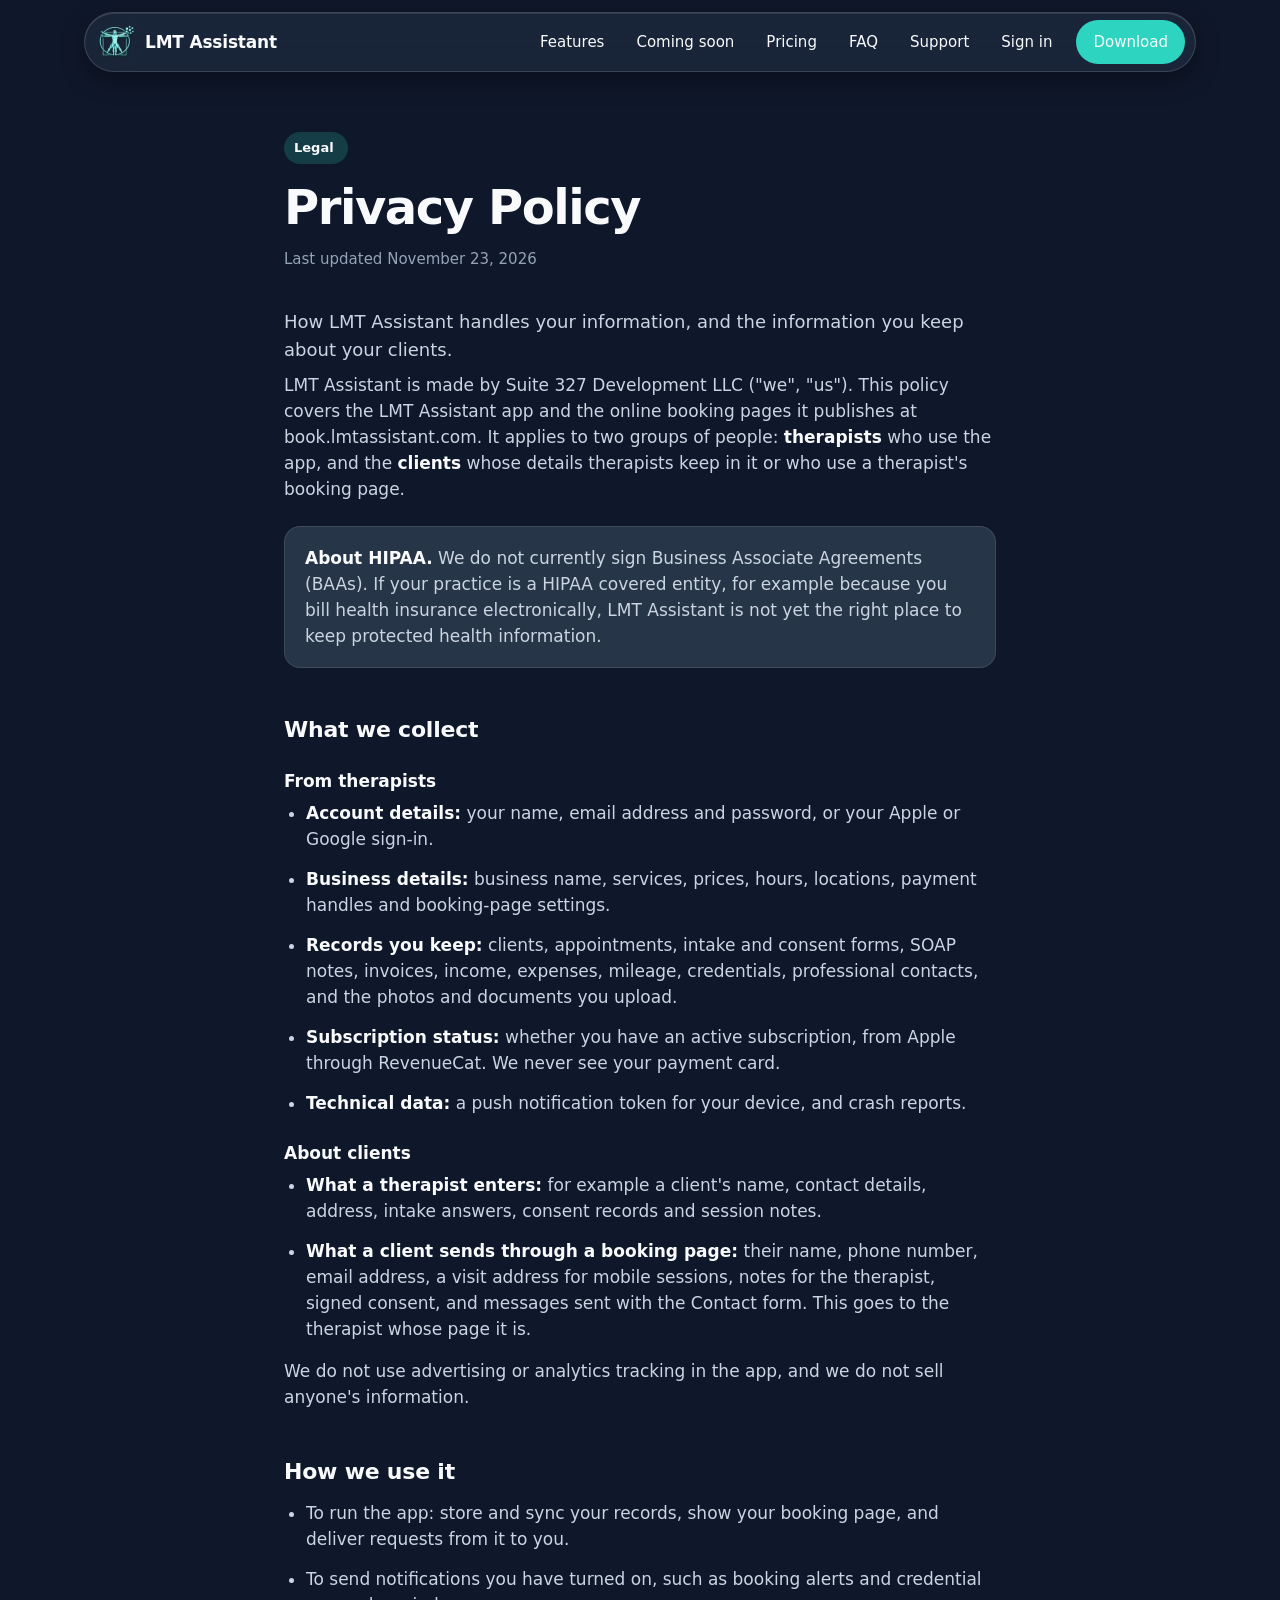
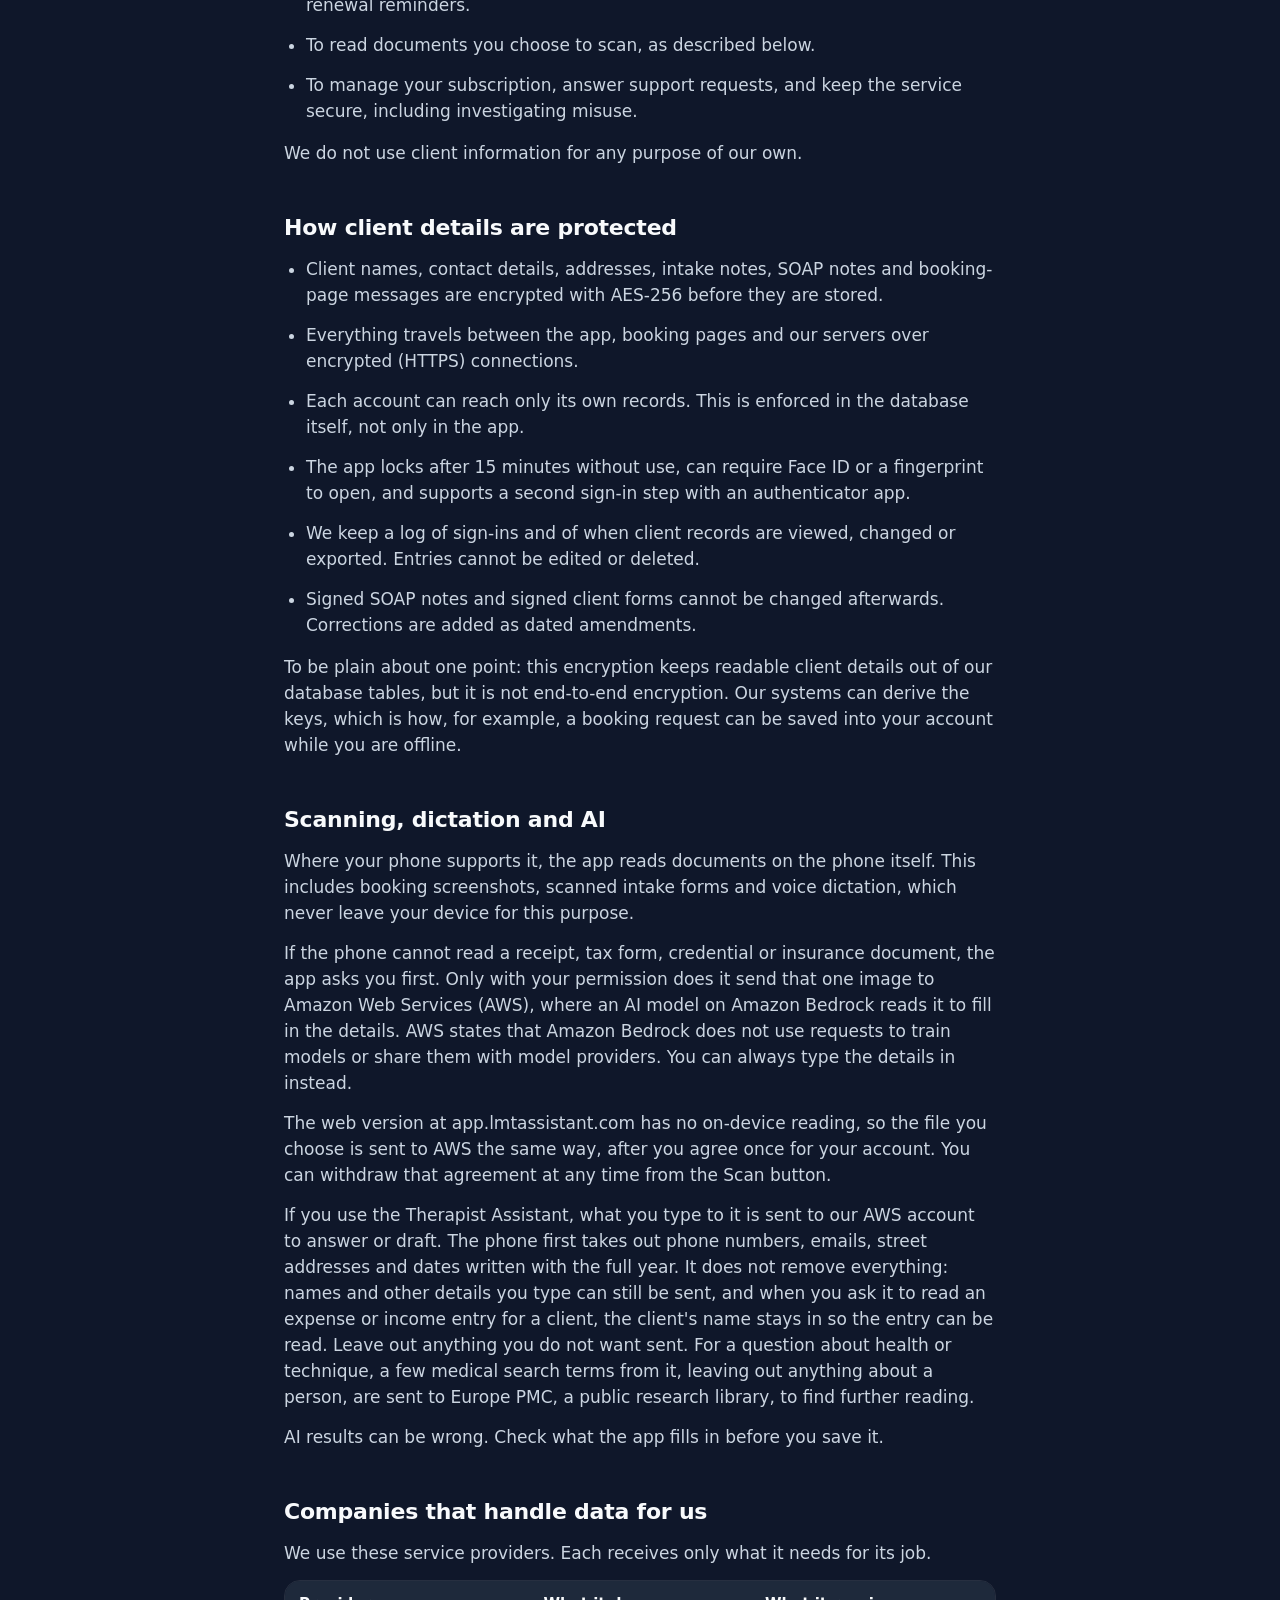
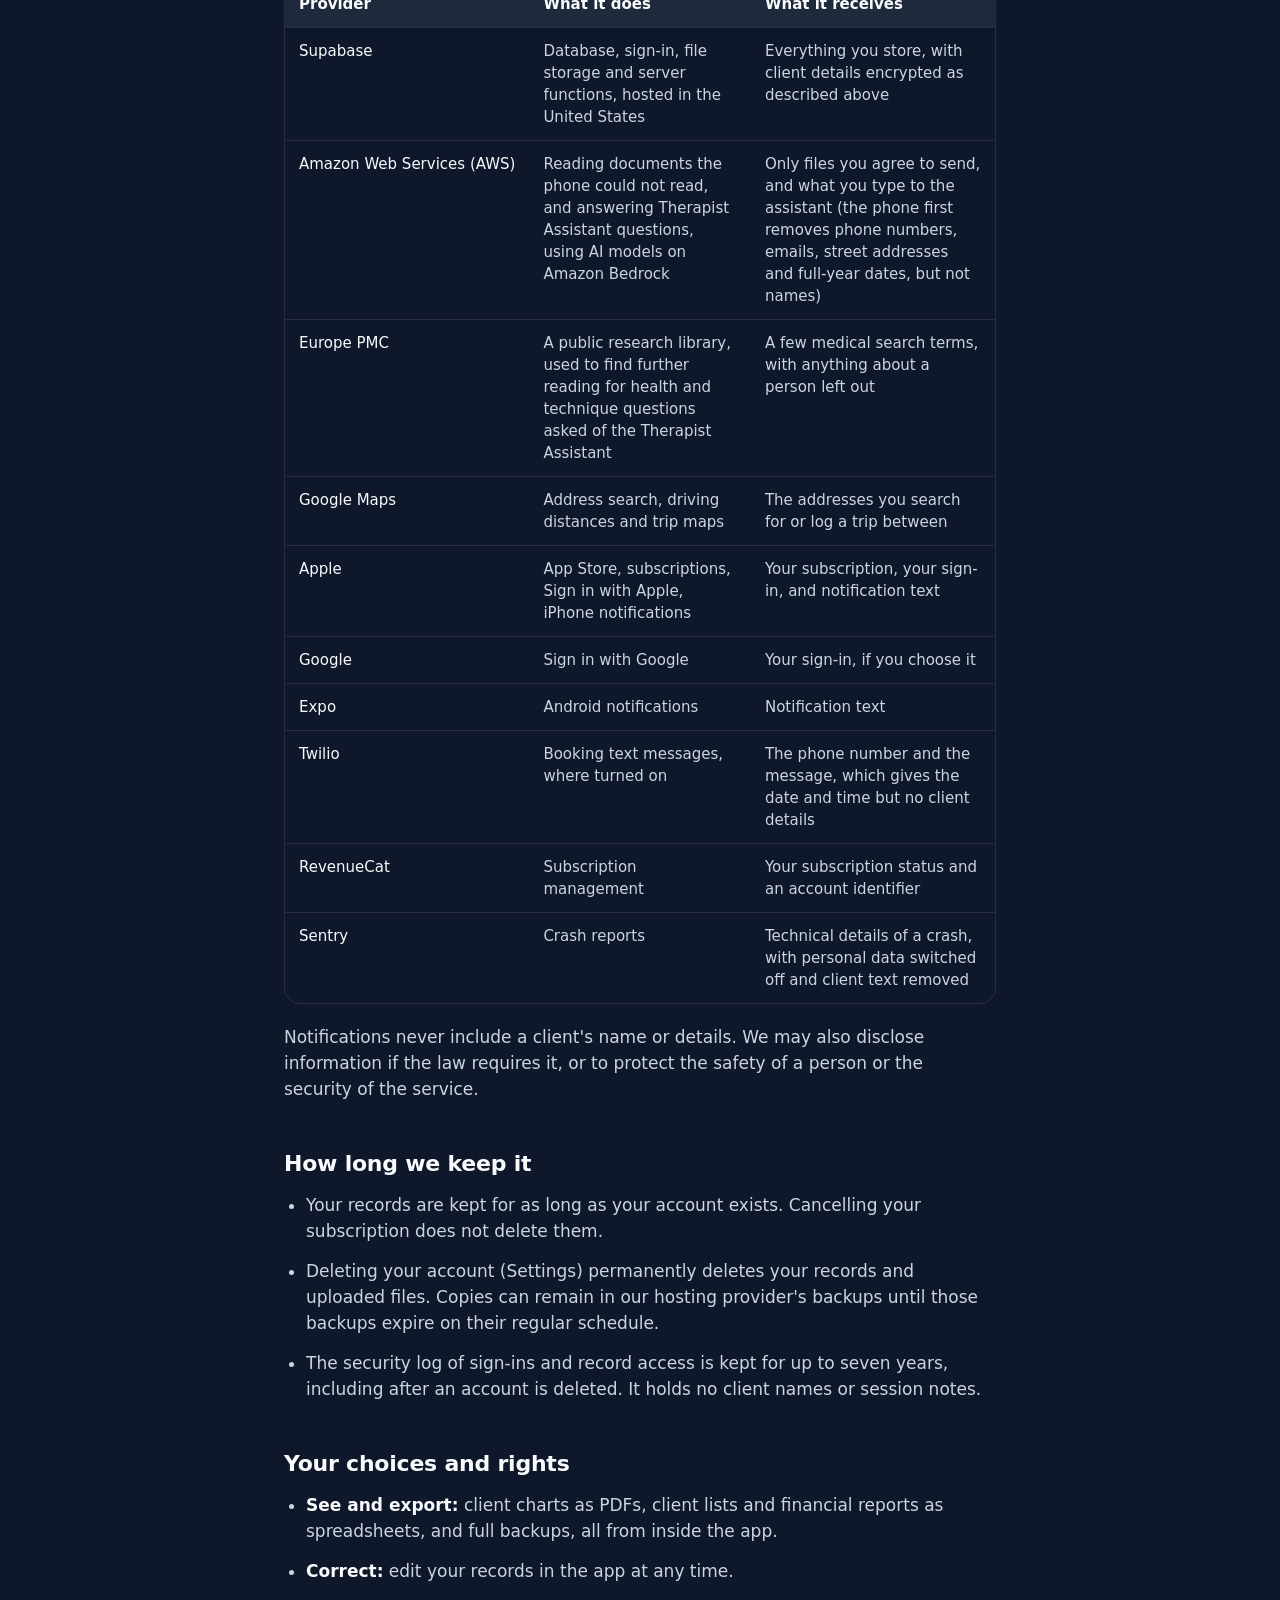
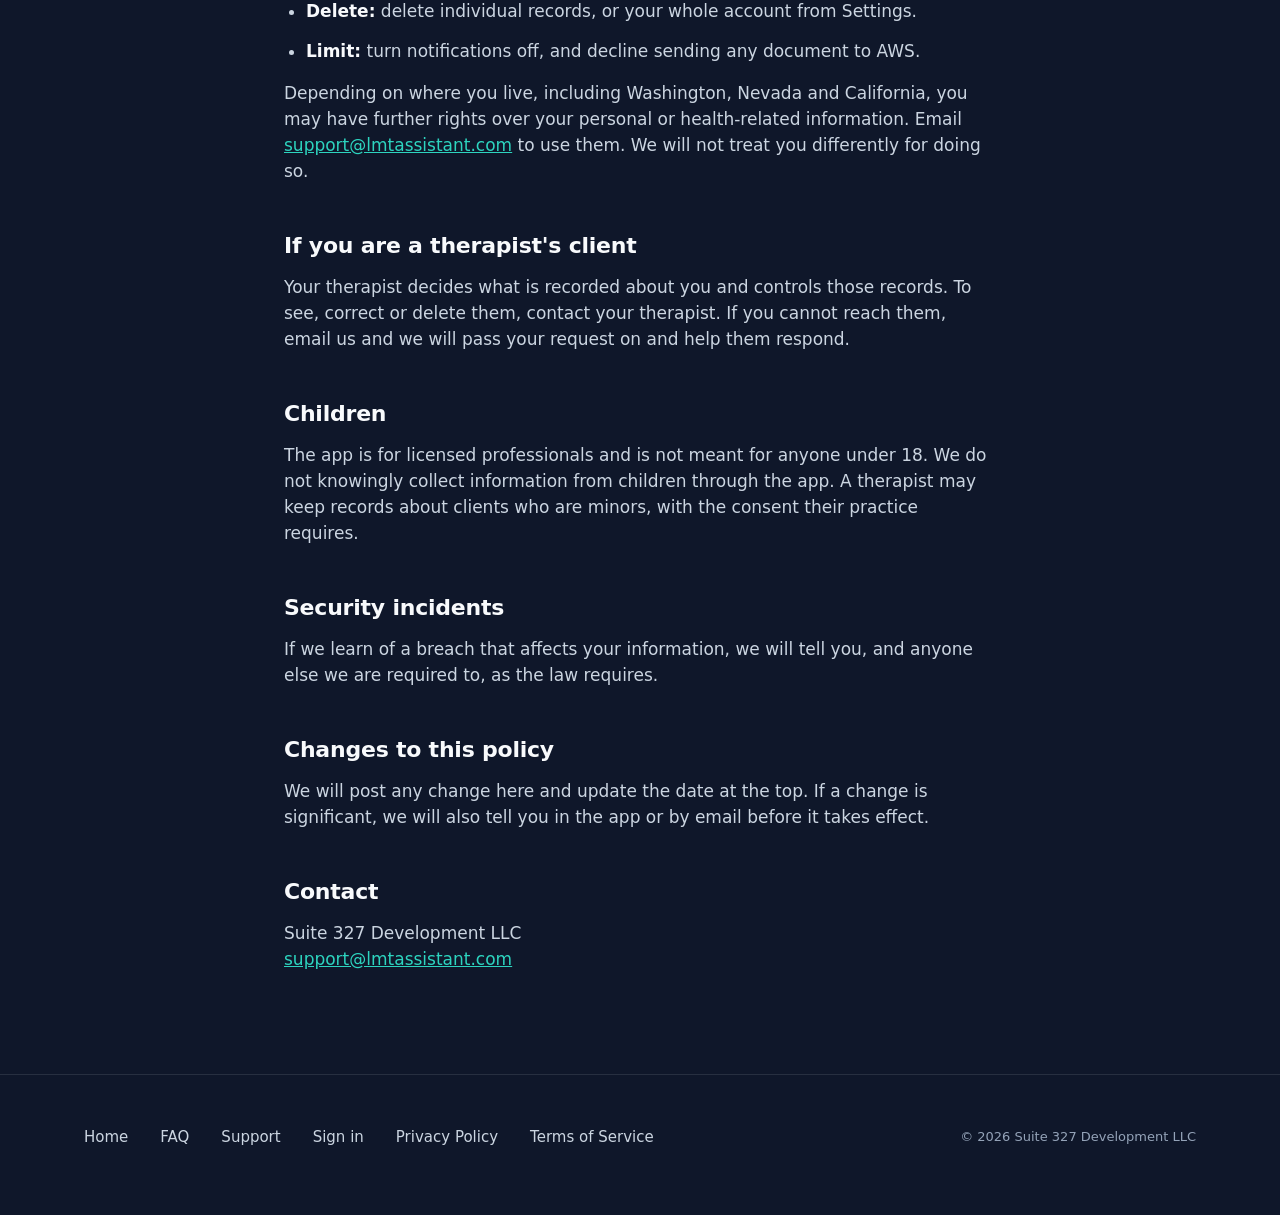
<file: privacy/index.html>
<!DOCTYPE html>
<html lang="en">
<head>
    <meta charset="UTF-8">
    <meta name="viewport" content="width=device-width, initial-scale=1.0">
    <title>Privacy Policy · LMT Assistant</title>
    <meta name="description" content="How LMT Assistant collects, uses and protects information about therapists and their clients.">
    <meta name="theme-color" content="#0F172A">
    <link rel="icon" href="/assets/img/favicon.ico" sizes="any">
    <link rel="icon" type="image/png" sizes="32x32" href="/assets/img/favicon-32.png">
    <link rel="apple-touch-icon" href="/assets/img/favicon-180.png">
    <link rel="stylesheet" href="/assets/site.css">
</head>
<body>
    <header class="site-header">
        <div class="wrap">
            <div class="bar">
                <a href="/" class="brand"><img src="/assets/img/lmt-mark-sm.webp" alt="" width="36" height="36">LMT Assistant</a>
                <nav class="nav" aria-label="Primary">
                    <a href="/#features">Features</a>
                    <a href="/#coming-soon">Coming soon</a>
                    <a href="/#pricing">Pricing</a>
                    <a href="/faq">FAQ</a>
                    <a href="/support">Support</a>
                    <a href="https://app.lmtassistant.com">Sign in</a>
                    <a class="btn btn-primary sm" href="https://apps.apple.com/app/id6759268672">Download</a>
                </nav>
                <button class="menu-btn" type="button" aria-label="Open menu" aria-expanded="false" aria-controls="mobile-nav">
                    <span class="ic" aria-hidden="true"><svg viewBox="0 0 24 24" fill="none" stroke="currentColor" stroke-width="2" stroke-linecap="round"><path d="M4 7h16M4 12h16M4 17h16"/></svg></span>
                </button>
            </div>
            <nav class="mobile-nav" id="mobile-nav" aria-label="Mobile">
                <a href="/#features">Features</a>
                <a href="/#coming-soon">Coming soon</a>
                <a href="/#pricing">Pricing</a>
                <a href="/faq">FAQ</a>
                <a href="/support">Support</a>
                <a href="https://app.lmtassistant.com">Sign in</a>
                <a href="https://apps.apple.com/app/id6759268672">Download on the App Store</a>
            </nav>
        </div>
    </header>
    <main class="doc">
        <span class="eyebrow">Legal</span>
        <h1>Privacy Policy</h1>
        <p class="updated">Last updated November 23, 2026</p>

        <p class="lede">How LMT Assistant handles your information, and the information you keep about your clients.</p>
        <p>LMT Assistant is made by Suite 327 Development LLC ("we", "us"). This policy covers the LMT Assistant app and the online booking pages it publishes at book.lmtassistant.com. It applies to two groups of people: <strong>therapists</strong> who use the app, and the <strong>clients</strong> whose details therapists keep in it or who use a therapist's booking page.</p>

        <div class="note">
            <p><strong>About HIPAA.</strong> We do not currently sign Business Associate Agreements (BAAs). If your practice is a HIPAA covered entity, for example because you bill health insurance electronically, LMT Assistant is not yet the right place to keep protected health information.</p>
        </div>

        <h2>What we collect</h2>
        <h3>From therapists</h3>
        <ul>
            <li><strong>Account details:</strong> your name, email address and password, or your Apple or Google sign-in.</li>
            <li><strong>Business details:</strong> business name, services, prices, hours, locations, payment handles and booking-page settings.</li>
            <li><strong>Records you keep:</strong> clients, appointments, intake and consent forms, SOAP notes, invoices, income, expenses, mileage, credentials, professional contacts, and the photos and documents you upload.</li>
            <li><strong>Subscription status:</strong> whether you have an active subscription, from Apple through RevenueCat. We never see your payment card.</li>
            <li><strong>Technical data:</strong> a push notification token for your device, and crash reports.</li>
        </ul>
        <h3>About clients</h3>
        <ul>
            <li><strong>What a therapist enters:</strong> for example a client's name, contact details, address, intake answers, consent records and session notes.</li>
            <li><strong>What a client sends through a booking page:</strong> their name, phone number, email address, a visit address for mobile sessions, notes for the therapist, signed consent, and messages sent with the Contact form. This goes to the therapist whose page it is.</li>
        </ul>
        <p>We do not use advertising or analytics tracking in the app, and we do not sell anyone's information.</p>

        <h2>How we use it</h2>
        <ul>
            <li>To run the app: store and sync your records, show your booking page, and deliver requests from it to you.</li>
            <li>To send notifications you have turned on, such as booking alerts and credential renewal reminders.</li>
            <li>To read documents you choose to scan, as described below.</li>
            <li>To manage your subscription, answer support requests, and keep the service secure, including investigating misuse.</li>
        </ul>
        <p>We do not use client information for any purpose of our own.</p>

        <h2>How client details are protected</h2>
        <ul>
            <li>Client names, contact details, addresses, intake notes, SOAP notes and booking-page messages are encrypted with AES-256 before they are stored.</li>
            <li>Everything travels between the app, booking pages and our servers over encrypted (HTTPS) connections.</li>
            <li>Each account can reach only its own records. This is enforced in the database itself, not only in the app.</li>
            <li>The app locks after 15 minutes without use, can require Face ID or a fingerprint to open, and supports a second sign-in step with an authenticator app.</li>
            <li>We keep a log of sign-ins and of when client records are viewed, changed or exported. Entries cannot be edited or deleted.</li>
            <li>Signed SOAP notes and signed client forms cannot be changed afterwards. Corrections are added as dated amendments.</li>
        </ul>
        <p>To be plain about one point: this encryption keeps readable client details out of our database tables, but it is not end-to-end encryption. Our systems can derive the keys, which is how, for example, a booking request can be saved into your account while you are offline.</p>

        <h2>Scanning, dictation and AI</h2>
        <p>Where your phone supports it, the app reads documents on the phone itself. This includes booking screenshots, scanned intake forms and voice dictation, which never leave your device for this purpose.</p>
        <p>If the phone cannot read a receipt, tax form, credential or insurance document, the app asks you first. Only with your permission does it send that one image to Amazon Web Services (AWS), where an AI model on Amazon Bedrock reads it to fill in the details. AWS states that Amazon Bedrock does not use requests to train models or share them with model providers. You can always type the details in instead.</p>
        <p>The web version at app.lmtassistant.com has no on-device reading, so the file you choose is sent to AWS the same way, after you agree once for your account. You can withdraw that agreement at any time from the Scan button.</p>
        <p>If you use the Therapist Assistant, what you type to it is sent to our AWS account to answer or draft. The phone first takes out phone numbers, emails, street addresses and dates written with the full year. It does not remove everything: names and other details you type can still be sent, and when you ask it to read an expense or income entry for a client, the client's name stays in so the entry can be read. Leave out anything you do not want sent. For a question about health or technique, a few medical search terms from it, leaving out anything about a person, are sent to Europe PMC, a public research library, to find further reading.</p>
        <p>AI results can be wrong. Check what the app fills in before you save it.</p>

        <h2>Companies that handle data for us</h2>
        <p>We use these service providers. Each receives only what it needs for its job.</p>
        <div class="table-wrap">
        <table>
            <thead><tr><th>Provider</th><th>What it does</th><th>What it receives</th></tr></thead>
            <tbody>
                <tr><td>Supabase</td><td>Database, sign-in, file storage and server functions, hosted in the United States</td><td>Everything you store, with client details encrypted as described above</td></tr>
                <tr><td>Amazon Web Services (AWS)</td><td>Reading documents the phone could not read, and answering Therapist Assistant questions, using AI models on Amazon Bedrock</td><td>Only files you agree to send, and what you type to the assistant (the phone first removes phone numbers, emails, street addresses and full-year dates, but not names)</td></tr>
                <tr><td>Europe PMC</td><td>A public research library, used to find further reading for health and technique questions asked of the Therapist Assistant</td><td>A few medical search terms, with anything about a person left out</td></tr>
                <tr><td>Google Maps</td><td>Address search, driving distances and trip maps</td><td>The addresses you search for or log a trip between</td></tr>
                <tr><td>Apple</td><td>App Store, subscriptions, Sign in with Apple, iPhone notifications</td><td>Your subscription, your sign-in, and notification text</td></tr>
                <tr><td>Google</td><td>Sign in with Google</td><td>Your sign-in, if you choose it</td></tr>
                <tr><td>Expo</td><td>Android notifications</td><td>Notification text</td></tr>
                <tr><td>Twilio</td><td>Booking text messages, where turned on</td><td>The phone number and the message, which gives the date and time but no client details</td></tr>
                <tr><td>RevenueCat</td><td>Subscription management</td><td>Your subscription status and an account identifier</td></tr>
                <tr><td>Sentry</td><td>Crash reports</td><td>Technical details of a crash, with personal data switched off and client text removed</td></tr>
            </tbody>
        </table>
        </div>
        <p>Notifications never include a client's name or details. We may also disclose information if the law requires it, or to protect the safety of a person or the security of the service.</p>

        <h2>How long we keep it</h2>
        <ul>
            <li>Your records are kept for as long as your account exists. Cancelling your subscription does not delete them.</li>
            <li>Deleting your account (Settings) permanently deletes your records and uploaded files. Copies can remain in our hosting provider's backups until those backups expire on their regular schedule.</li>
            <li>The security log of sign-ins and record access is kept for up to seven years, including after an account is deleted. It holds no client names or session notes.</li>
        </ul>

        <h2>Your choices and rights</h2>
        <ul>
            <li><strong>See and export:</strong> client charts as PDFs, client lists and financial reports as spreadsheets, and full backups, all from inside the app.</li>
            <li><strong>Correct:</strong> edit your records in the app at any time.</li>
            <li><strong>Delete:</strong> delete individual records, or your whole account from Settings.</li>
            <li><strong>Limit:</strong> turn notifications off, and decline sending any document to AWS.</li>
        </ul>
        <p>Depending on where you live, including Washington, Nevada and California, you may have further rights over your personal or health-related information. Email <a href="mailto:support@lmtassistant.com">support@lmtassistant.com</a> to use them. We will not treat you differently for doing so.</p>

        <h2>If you are a therapist's client</h2>
        <p>Your therapist decides what is recorded about you and controls those records. To see, correct or delete them, contact your therapist. If you cannot reach them, email us and we will pass your request on and help them respond.</p>

        <h2>Children</h2>
        <p>The app is for licensed professionals and is not meant for anyone under 18. We do not knowingly collect information from children through the app. A therapist may keep records about clients who are minors, with the consent their practice requires.</p>

        <h2>Security incidents</h2>
        <p>If we learn of a breach that affects your information, we will tell you, and anyone else we are required to, as the law requires.</p>

        <h2>Changes to this policy</h2>
        <p>We will post any change here and update the date at the top. If a change is significant, we will also tell you in the app or by email before it takes effect.</p>

        <h2>Contact</h2>
        <p>Suite 327 Development LLC<br><a href="mailto:support@lmtassistant.com">support@lmtassistant.com</a></p>

    </main>
    <footer class="site-footer">
        <div class="wrap footer-row">
            <nav class="footer-links" aria-label="Footer">
                <a href="/">Home</a>
                <a href="/faq">FAQ</a>
                <a href="/support">Support</a>
                <a href="https://app.lmtassistant.com">Sign in</a>
                <a href="/privacy">Privacy Policy</a>
                <a href="/terms">Terms of Service</a>
            </nav>
            <p class="copyright">&copy; 2026 Suite 327 Development LLC</p>
        </div>
    </footer>
    <script src="/assets/site.js" defer></script>
</body>
</html>
</file>
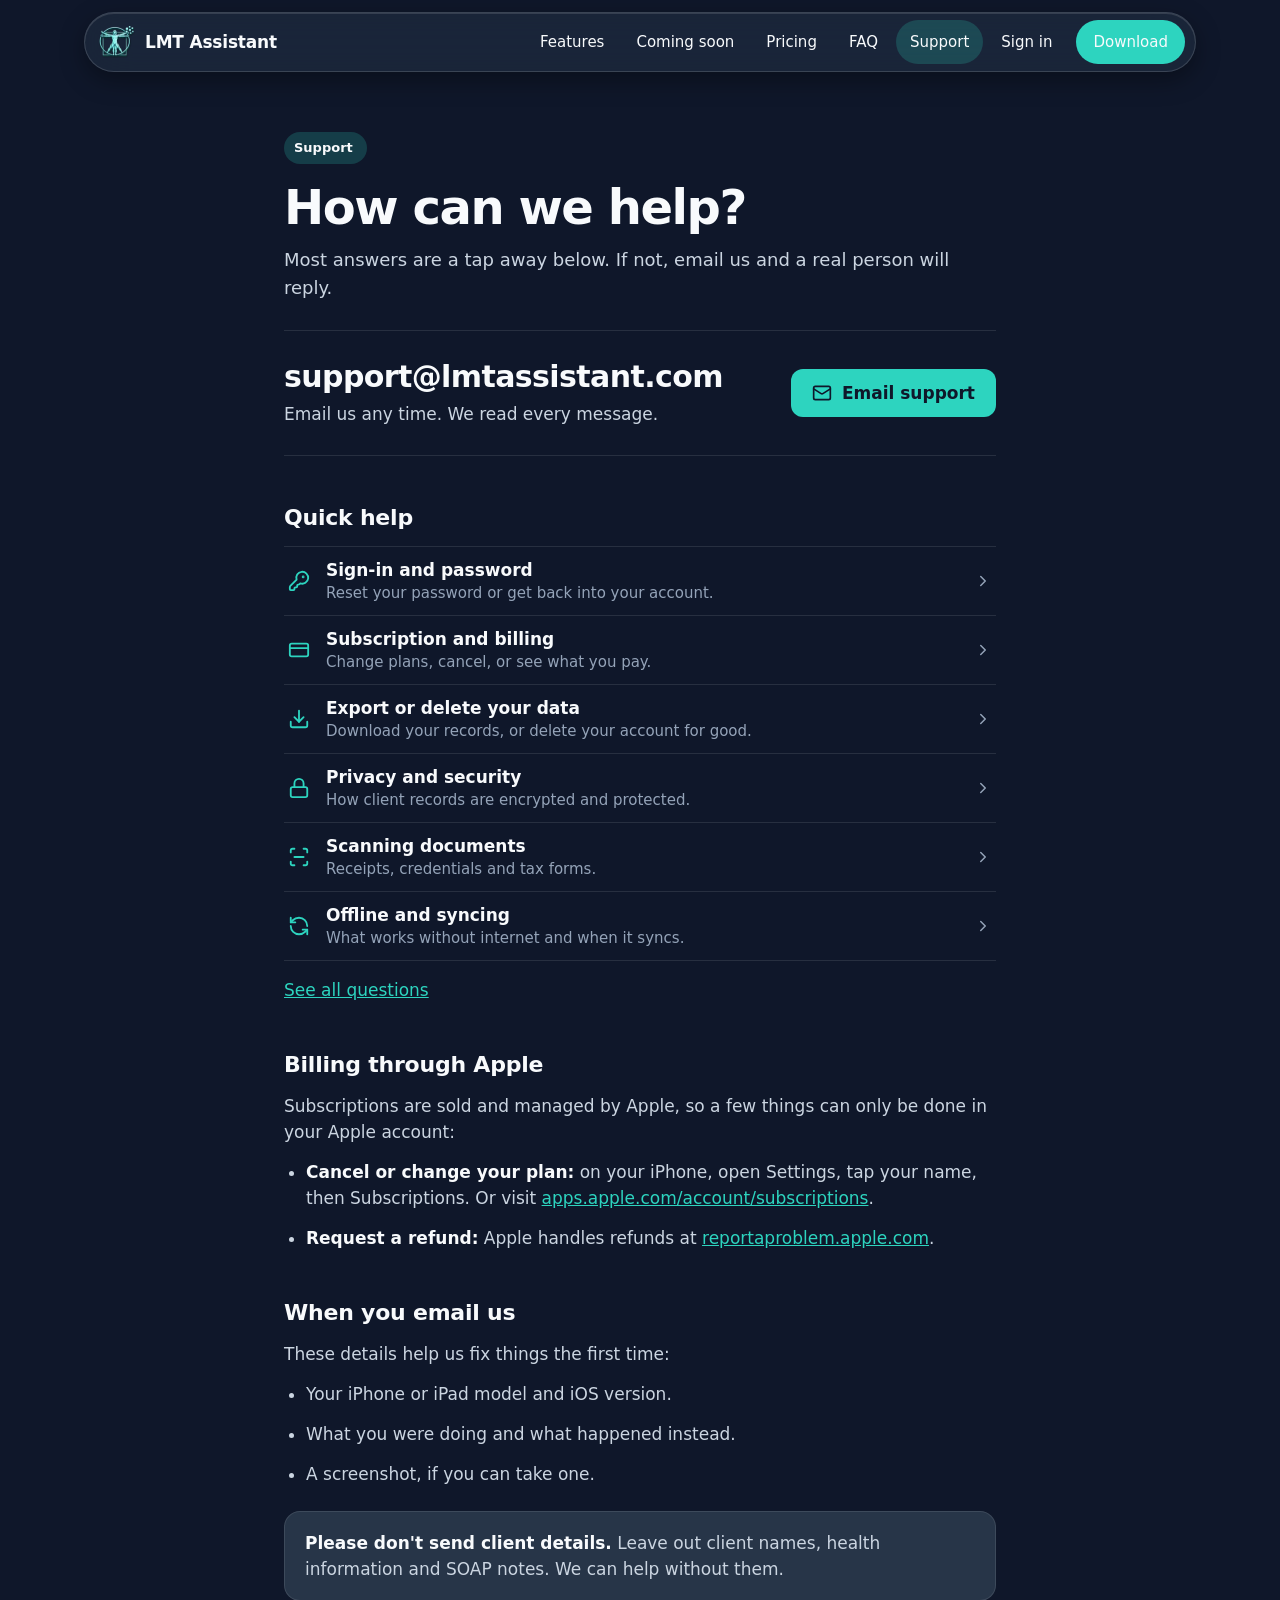
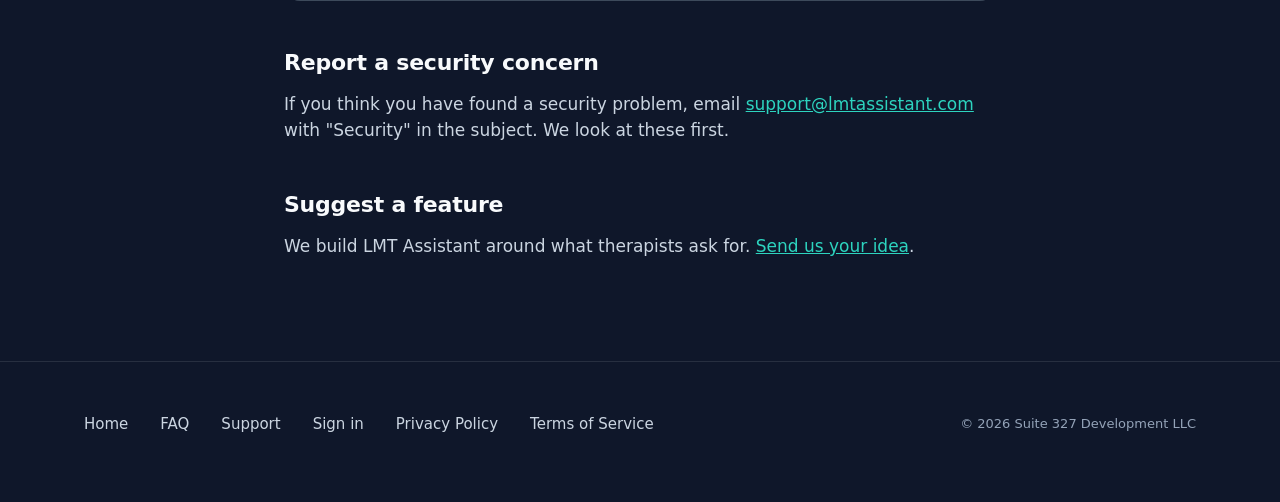
<file: support/index.html>
<!DOCTYPE html>
<html lang="en">
<head>
    <meta charset="UTF-8">
    <meta name="viewport" content="width=device-width, initial-scale=1.0">
    <title>Support · LMT Assistant</title>
    <meta name="description" content="Get help with LMT Assistant: contact support, manage your subscription, reset your password, or export and delete your data.">
    <link rel="canonical" href="https://lmtassistant.com/support">
    <meta name="theme-color" content="#0F172A">
    <link rel="icon" href="/assets/img/favicon.ico" sizes="any">
    <link rel="icon" type="image/png" sizes="32x32" href="/assets/img/favicon-32.png">
    <link rel="apple-touch-icon" href="/assets/img/favicon-180.png">
    <link rel="stylesheet" href="/assets/site.css">
    <style>
        .contact { display: flex; flex-wrap: wrap; align-items: center; justify-content: space-between; gap: 16px 24px; padding: 28px 0; margin: 28px 0 8px; border-top: 1px solid var(--border); border-bottom: 1px solid var(--border); }
        .contact .big { font-size: clamp(22px, 3.4vw, 30px); line-height: 1.2; font-weight: 700; letter-spacing: -0.02em; color: var(--text-main); text-decoration: none; word-break: break-word; }
        .contact .big:hover { color: var(--primary-text); }
        .contact p { margin: 6px 0 0 !important; }
        .help-list { list-style: none; margin: 0 0 16px !important; border-top: 1px solid var(--border); }
        .help-list li { margin: 0 !important; border-bottom: 1px solid var(--border); }
        .help-list a { display: flex; align-items: center; gap: 16px; min-height: 64px; padding: 12px 4px; text-decoration: none; color: var(--text-main); }
        .help-list a:hover b { color: var(--primary-text); }
        .help-list .ic { width: 22px; height: 22px; color: var(--primary-text); }
        .help-list .txt { flex: 1; }
        .help-list b { display: block; font-size: 17px; line-height: 22px; font-weight: 600; }
        .help-list .d { display: block; margin-top: 2px; font-size: 15px; line-height: 20px; color: var(--text-muted); }
        .help-list .chev { width: 18px; height: 18px; color: var(--text-muted); }
        @media (max-width: 640px) { .contact .btn { width: 100%; } }
    </style>
</head>
<body>
    <header class="site-header">
        <div class="wrap">
            <div class="bar">
                <a href="/" class="brand"><img src="/assets/img/lmt-mark-sm.webp" alt="" width="36" height="36">LMT Assistant</a>
                <nav class="nav" aria-label="Primary">
                    <a href="/#features">Features</a>
                    <a href="/#coming-soon">Coming soon</a>
                    <a href="/#pricing">Pricing</a>
                    <a href="/faq">FAQ</a>
                    <a href="/support" aria-current="page">Support</a>
                    <a href="https://app.lmtassistant.com">Sign in</a>
                    <a class="btn btn-primary sm" href="https://apps.apple.com/app/id6759268672">Download</a>
                </nav>
                <button class="menu-btn" type="button" aria-label="Open menu" aria-expanded="false" aria-controls="mobile-nav">
                    <span class="ic" aria-hidden="true"><svg viewBox="0 0 24 24" fill="none" stroke="currentColor" stroke-width="2" stroke-linecap="round"><path d="M4 7h16M4 12h16M4 17h16"/></svg></span>
                </button>
            </div>
            <nav class="mobile-nav" id="mobile-nav" aria-label="Mobile">
                <a href="/#features">Features</a>
                <a href="/#coming-soon">Coming soon</a>
                <a href="/#pricing">Pricing</a>
                <a href="/faq">FAQ</a>
                <a href="/support">Support</a>
                <a href="https://app.lmtassistant.com">Sign in</a>
                <a href="https://apps.apple.com/app/id6759268672">Download on the App Store</a>
            </nav>
        </div>
    </header>

    <main class="doc">
        <span class="eyebrow">Support</span>
        <h1>How can we help?</h1>
        <p class="lede">Most answers are a tap away below. If not, email us and a real person will reply.</p>

        <div class="contact">
            <div>
                <a class="big" href="mailto:support@lmtassistant.com">support@lmtassistant.com</a>
                <p>Email us any time. We read every message.</p>
            </div>
            <a class="btn btn-primary" href="mailto:support@lmtassistant.com?subject=LMT%20Assistant%20support">
                <span class="ic" aria-hidden="true"><svg viewBox="0 0 24 24" fill="none" stroke="currentColor" stroke-width="2" stroke-linecap="round" stroke-linejoin="round"><rect width="20" height="16" x="2" y="4" rx="2"/><path d="m22 7-8.97 5.7a1.94 1.94 0 0 1-2.06 0L2 7"/></svg></span>
                Email support
            </a>
        </div>

        <h2>Quick help</h2>
        <ul class="help-list">
            <li><a href="/faq#password"><span class="ic" aria-hidden="true"><svg viewBox="0 0 24 24" fill="none" stroke="currentColor" stroke-width="2" stroke-linecap="round" stroke-linejoin="round"><path d="M2.586 17.414A2 2 0 0 0 2 18.828V21a1 1 0 0 0 1 1h3a1 1 0 0 0 1-1v-1a1 1 0 0 1 1-1h1a1 1 0 0 0 1-1v-1a1 1 0 0 1 1-1h.172a2 2 0 0 0 1.414-.586l.814-.814a6.5 6.5 0 1 0-4-4z"/><circle cx="16.5" cy="7.5" r=".5" fill="currentColor"/></svg></span><span class="txt"><b>Sign-in and password</b><span class="d">Reset your password or get back into your account.</span></span><span class="ic chev" aria-hidden="true"><svg viewBox="0 0 24 24" fill="none" stroke="currentColor" stroke-width="2" stroke-linecap="round" stroke-linejoin="round"><path d="m9 18 6-6-6-6"/></svg></span></a></li>
            <li><a href="/faq#subscription"><span class="ic" aria-hidden="true"><svg viewBox="0 0 24 24" fill="none" stroke="currentColor" stroke-width="2" stroke-linecap="round" stroke-linejoin="round"><rect width="20" height="14" x="2" y="5" rx="2"/><line x1="2" x2="22" y1="10" y2="10"/></svg></span><span class="txt"><b>Subscription and billing</b><span class="d">Change plans, cancel, or see what you pay.</span></span><span class="ic chev" aria-hidden="true"><svg viewBox="0 0 24 24" fill="none" stroke="currentColor" stroke-width="2" stroke-linecap="round" stroke-linejoin="round"><path d="m9 18 6-6-6-6"/></svg></span></a></li>
            <li><a href="/faq#your-data"><span class="ic" aria-hidden="true"><svg viewBox="0 0 24 24" fill="none" stroke="currentColor" stroke-width="2" stroke-linecap="round" stroke-linejoin="round"><path d="M12 15V3"/><path d="M21 15v4a2 2 0 0 1-2 2H5a2 2 0 0 1-2-2v-4"/><path d="m7 10 5 5 5-5"/></svg></span><span class="txt"><b>Export or delete your data</b><span class="d">Download your records, or delete your account for good.</span></span><span class="ic chev" aria-hidden="true"><svg viewBox="0 0 24 24" fill="none" stroke="currentColor" stroke-width="2" stroke-linecap="round" stroke-linejoin="round"><path d="m9 18 6-6-6-6"/></svg></span></a></li>
            <li><a href="/faq#security"><span class="ic" aria-hidden="true"><svg viewBox="0 0 24 24" fill="none" stroke="currentColor" stroke-width="2" stroke-linecap="round" stroke-linejoin="round"><rect width="18" height="11" x="3" y="11" rx="2" ry="2"/><path d="M7 11V7a5 5 0 0 1 10 0v4"/></svg></span><span class="txt"><b>Privacy and security</b><span class="d">How client records are encrypted and protected.</span></span><span class="ic chev" aria-hidden="true"><svg viewBox="0 0 24 24" fill="none" stroke="currentColor" stroke-width="2" stroke-linecap="round" stroke-linejoin="round"><path d="m9 18 6-6-6-6"/></svg></span></a></li>
            <li><a href="/faq#scanning"><span class="ic" aria-hidden="true"><svg viewBox="0 0 24 24" fill="none" stroke="currentColor" stroke-width="2" stroke-linecap="round" stroke-linejoin="round"><path d="M3 7V5a2 2 0 0 1 2-2h2"/><path d="M17 3h2a2 2 0 0 1 2 2v2"/><path d="M21 17v2a2 2 0 0 1-2 2h-2"/><path d="M7 21H5a2 2 0 0 1-2-2v-2"/><path d="M7 12h10"/></svg></span><span class="txt"><b>Scanning documents</b><span class="d">Receipts, credentials and tax forms.</span></span><span class="ic chev" aria-hidden="true"><svg viewBox="0 0 24 24" fill="none" stroke="currentColor" stroke-width="2" stroke-linecap="round" stroke-linejoin="round"><path d="m9 18 6-6-6-6"/></svg></span></a></li>
            <li><a href="/faq#offline"><span class="ic" aria-hidden="true"><svg viewBox="0 0 24 24" fill="none" stroke="currentColor" stroke-width="2" stroke-linecap="round" stroke-linejoin="round"><path d="M21 12a9 9 0 0 0-9-9 9.75 9.75 0 0 0-6.74 2.74L3 8"/><path d="M3 3v5h5"/><path d="M3 12a9 9 0 0 0 9 9 9.75 9.75 0 0 0 6.74-2.74L21 16"/><path d="M16 16h5v5"/></svg></span><span class="txt"><b>Offline and syncing</b><span class="d">What works without internet and when it syncs.</span></span><span class="ic chev" aria-hidden="true"><svg viewBox="0 0 24 24" fill="none" stroke="currentColor" stroke-width="2" stroke-linecap="round" stroke-linejoin="round"><path d="m9 18 6-6-6-6"/></svg></span></a></li>
        </ul>
        <p><a href="/faq">See all questions</a></p>

        <h2>Billing through Apple</h2>
        <p>Subscriptions are sold and managed by Apple, so a few things can only be done in your Apple account:</p>
        <ul>
            <li><strong>Cancel or change your plan:</strong> on your iPhone, open Settings, tap your name, then Subscriptions. Or visit <a href="https://apps.apple.com/account/subscriptions">apps.apple.com/account/subscriptions</a>.</li>
            <li><strong>Request a refund:</strong> Apple handles refunds at <a href="https://reportaproblem.apple.com">reportaproblem.apple.com</a>.</li>
        </ul>

        <h2>When you email us</h2>
        <p>These details help us fix things the first time:</p>
        <ul>
            <li>Your iPhone or iPad model and iOS version.</li>
            <li>What you were doing and what happened instead.</li>
            <li>A screenshot, if you can take one.</li>
        </ul>
        <div class="note">
            <p><strong>Please don't send client details.</strong> Leave out client names, health information and SOAP notes. We can help without them.</p>
        </div>

        <h2>Report a security concern</h2>
        <p>If you think you have found a security problem, email <a href="mailto:support@lmtassistant.com?subject=Security">support@lmtassistant.com</a> with "Security" in the subject. We look at these first.</p>

        <h2>Suggest a feature</h2>
        <p>We build LMT Assistant around what therapists ask for. <a href="mailto:support@lmtassistant.com?subject=Feature%20idea">Send us your idea</a>.</p>
    </main>

    <footer class="site-footer">
        <div class="wrap footer-row">
            <nav class="footer-links" aria-label="Footer">
                <a href="/">Home</a>
                <a href="/faq">FAQ</a>
                <a href="/support">Support</a>
                <a href="https://app.lmtassistant.com">Sign in</a>
                <a href="/privacy">Privacy Policy</a>
                <a href="/terms">Terms of Service</a>
            </nav>
            <p class="copyright">&copy; 2026 Suite 327 Development LLC</p>
        </div>
    </footer>
    <script src="/assets/site.js" defer></script>
</body>
</html>
</file>
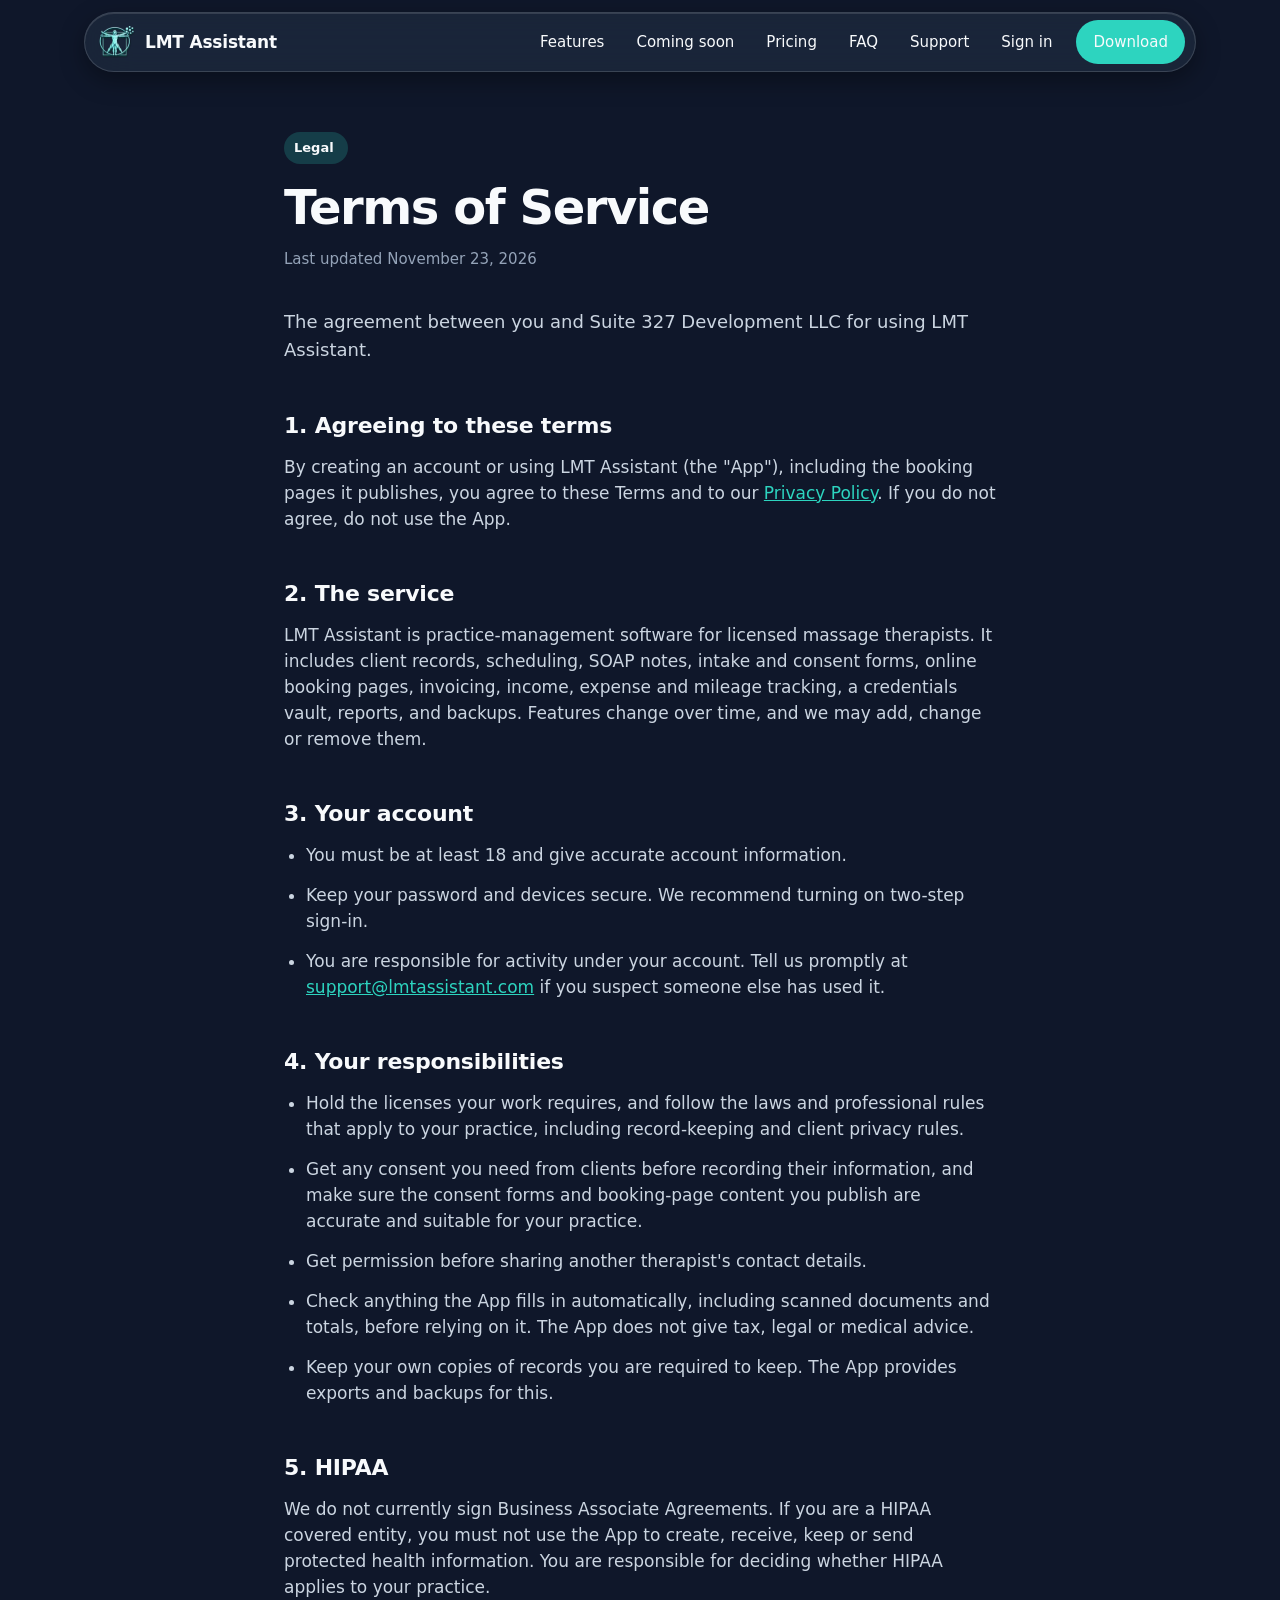
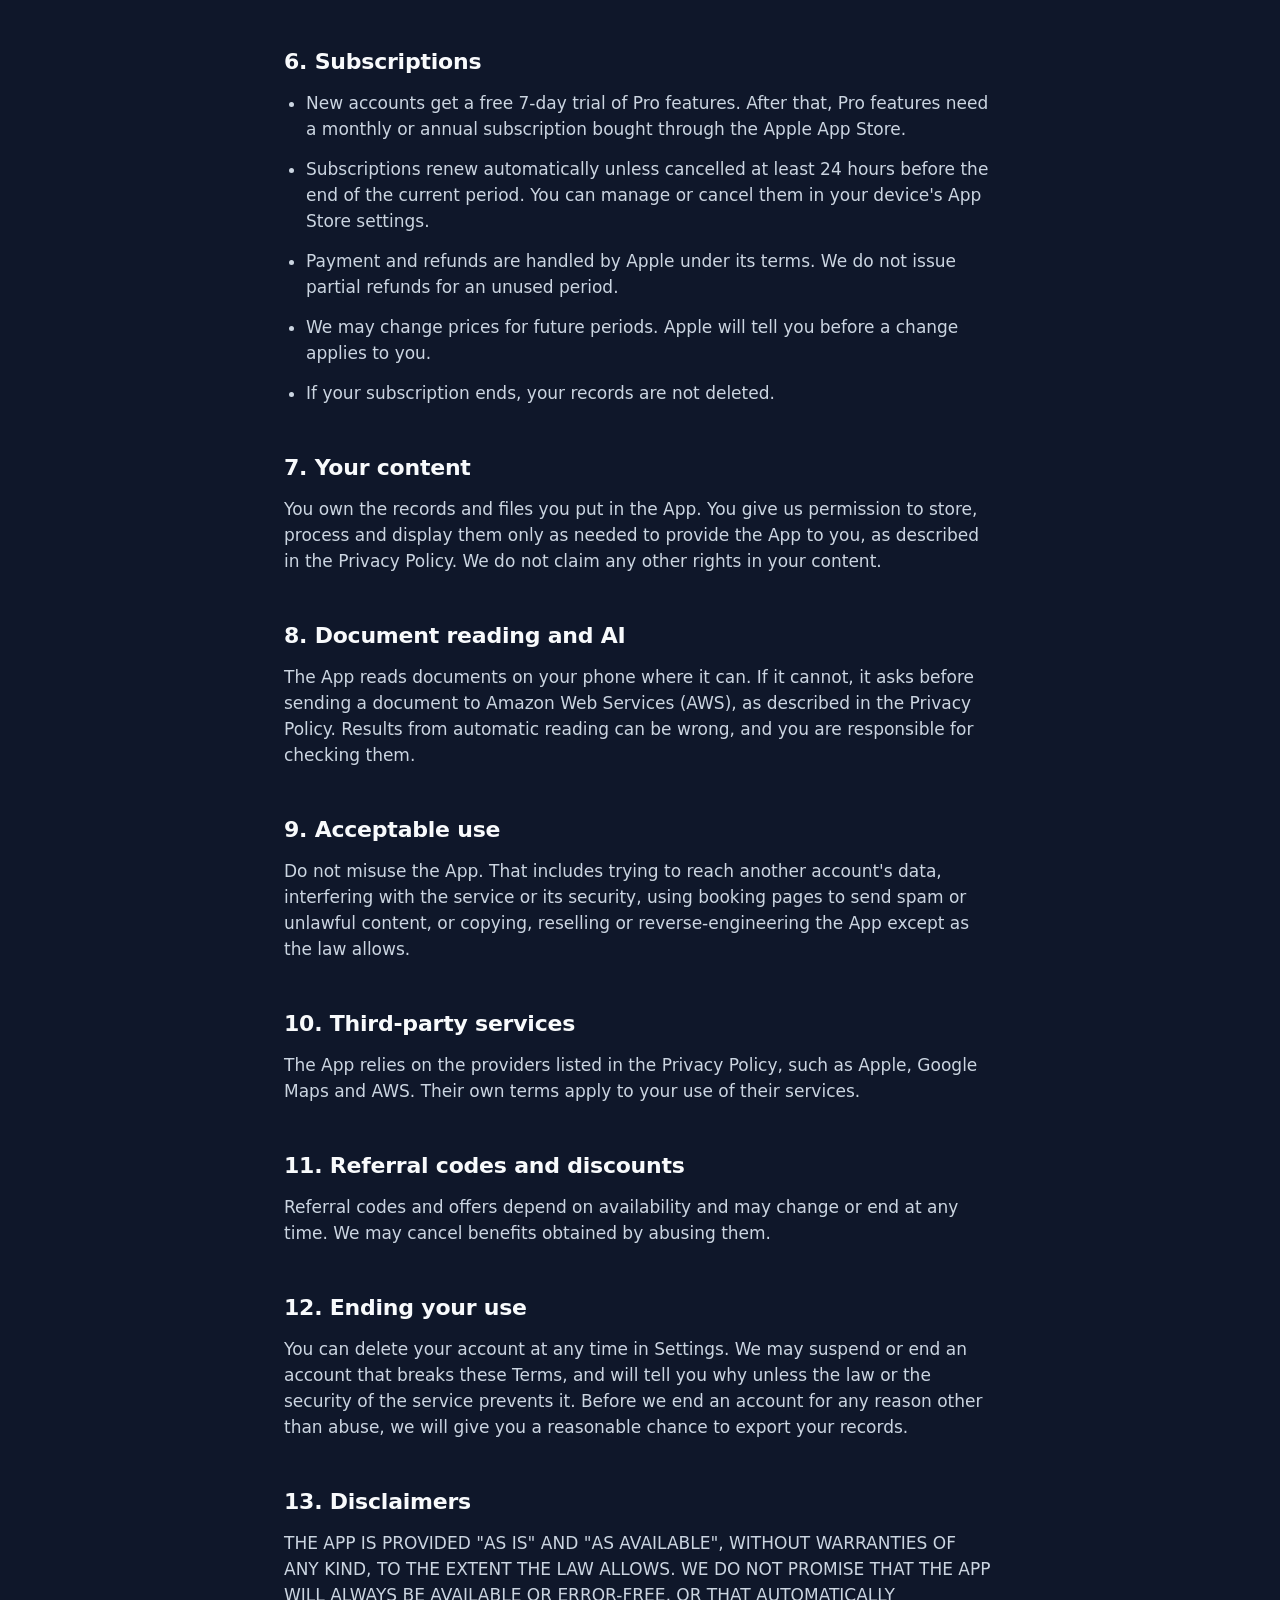
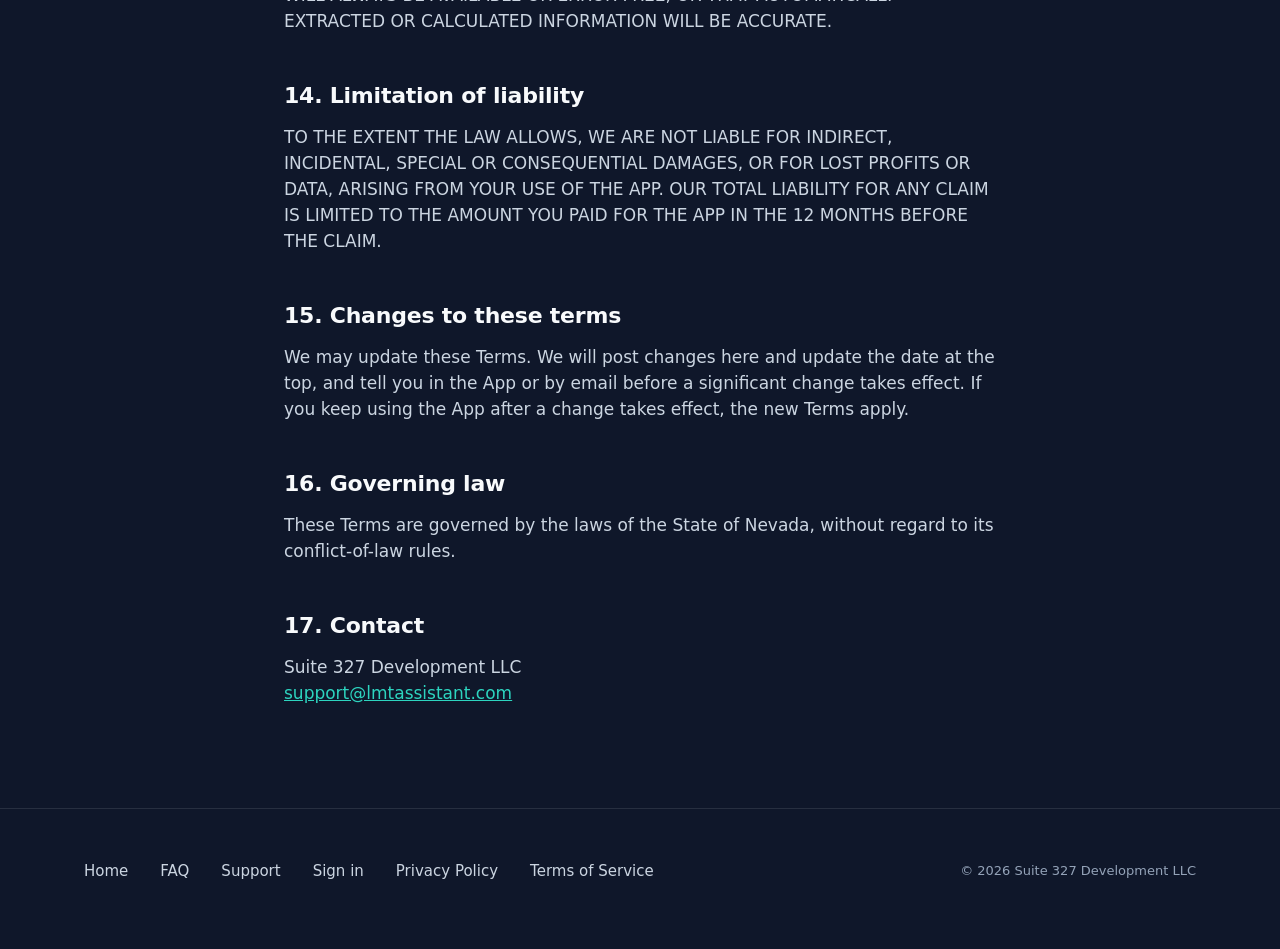
<file: terms/index.html>
<!DOCTYPE html>
<html lang="en">
<head>
    <meta charset="UTF-8">
    <meta name="viewport" content="width=device-width, initial-scale=1.0">
    <title>Terms of Service · LMT Assistant</title>
    <meta name="description" content="The terms for using LMT Assistant.">
    <meta name="theme-color" content="#0F172A">
    <link rel="icon" href="/assets/img/favicon.ico" sizes="any">
    <link rel="icon" type="image/png" sizes="32x32" href="/assets/img/favicon-32.png">
    <link rel="apple-touch-icon" href="/assets/img/favicon-180.png">
    <link rel="stylesheet" href="/assets/site.css">
</head>
<body>
    <header class="site-header">
        <div class="wrap">
            <div class="bar">
                <a href="/" class="brand"><img src="/assets/img/lmt-mark-sm.webp" alt="" width="36" height="36">LMT Assistant</a>
                <nav class="nav" aria-label="Primary">
                    <a href="/#features">Features</a>
                    <a href="/#coming-soon">Coming soon</a>
                    <a href="/#pricing">Pricing</a>
                    <a href="/faq">FAQ</a>
                    <a href="/support">Support</a>
                    <a href="https://app.lmtassistant.com">Sign in</a>
                    <a class="btn btn-primary sm" href="https://apps.apple.com/app/id6759268672">Download</a>
                </nav>
                <button class="menu-btn" type="button" aria-label="Open menu" aria-expanded="false" aria-controls="mobile-nav">
                    <span class="ic" aria-hidden="true"><svg viewBox="0 0 24 24" fill="none" stroke="currentColor" stroke-width="2" stroke-linecap="round"><path d="M4 7h16M4 12h16M4 17h16"/></svg></span>
                </button>
            </div>
            <nav class="mobile-nav" id="mobile-nav" aria-label="Mobile">
                <a href="/#features">Features</a>
                <a href="/#coming-soon">Coming soon</a>
                <a href="/#pricing">Pricing</a>
                <a href="/faq">FAQ</a>
                <a href="/support">Support</a>
                <a href="https://app.lmtassistant.com">Sign in</a>
                <a href="https://apps.apple.com/app/id6759268672">Download on the App Store</a>
            </nav>
        </div>
    </header>
    <main class="doc">
        <span class="eyebrow">Legal</span>
        <h1>Terms of Service</h1>
        <p class="updated">Last updated November 23, 2026</p>

        <p class="lede">The agreement between you and Suite 327 Development LLC for using LMT Assistant.</p>

        <h2>1. Agreeing to these terms</h2>
        <p>By creating an account or using LMT Assistant (the "App"), including the booking pages it publishes, you agree to these Terms and to our <a href="../privacy/index.html">Privacy Policy</a>. If you do not agree, do not use the App.</p>

        <h2>2. The service</h2>
        <p>LMT Assistant is practice-management software for licensed massage therapists. It includes client records, scheduling, SOAP notes, intake and consent forms, online booking pages, invoicing, income, expense and mileage tracking, a credentials vault, reports, and backups. Features change over time, and we may add, change or remove them.</p>

        <h2>3. Your account</h2>
        <ul>
            <li>You must be at least 18 and give accurate account information.</li>
            <li>Keep your password and devices secure. We recommend turning on two-step sign-in.</li>
            <li>You are responsible for activity under your account. Tell us promptly at <a href="mailto:support@lmtassistant.com">support@lmtassistant.com</a> if you suspect someone else has used it.</li>
        </ul>

        <h2>4. Your responsibilities</h2>
        <ul>
            <li>Hold the licenses your work requires, and follow the laws and professional rules that apply to your practice, including record-keeping and client privacy rules.</li>
            <li>Get any consent you need from clients before recording their information, and make sure the consent forms and booking-page content you publish are accurate and suitable for your practice.</li>
            <li>Get permission before sharing another therapist's contact details.</li>
            <li>Check anything the App fills in automatically, including scanned documents and totals, before relying on it. The App does not give tax, legal or medical advice.</li>
            <li>Keep your own copies of records you are required to keep. The App provides exports and backups for this.</li>
        </ul>

        <h2>5. HIPAA</h2>
        <p>We do not currently sign Business Associate Agreements. If you are a HIPAA covered entity, you must not use the App to create, receive, keep or send protected health information. You are responsible for deciding whether HIPAA applies to your practice.</p>

        <h2>6. Subscriptions</h2>
        <ul>
            <li>New accounts get a free 7-day trial of Pro features. After that, Pro features need a monthly or annual subscription bought through the Apple App Store.</li>
            <li>Subscriptions renew automatically unless cancelled at least 24 hours before the end of the current period. You can manage or cancel them in your device's App Store settings.</li>
            <li>Payment and refunds are handled by Apple under its terms. We do not issue partial refunds for an unused period.</li>
            <li>We may change prices for future periods. Apple will tell you before a change applies to you.</li>
            <li>If your subscription ends, your records are not deleted.</li>
        </ul>

        <h2>7. Your content</h2>
        <p>You own the records and files you put in the App. You give us permission to store, process and display them only as needed to provide the App to you, as described in the Privacy Policy. We do not claim any other rights in your content.</p>

        <h2>8. Document reading and AI</h2>
        <p>The App reads documents on your phone where it can. If it cannot, it asks before sending a document to Amazon Web Services (AWS), as described in the Privacy Policy. Results from automatic reading can be wrong, and you are responsible for checking them.</p>

        <h2>9. Acceptable use</h2>
        <p>Do not misuse the App. That includes trying to reach another account's data, interfering with the service or its security, using booking pages to send spam or unlawful content, or copying, reselling or reverse-engineering the App except as the law allows.</p>

        <h2>10. Third-party services</h2>
        <p>The App relies on the providers listed in the Privacy Policy, such as Apple, Google Maps and AWS. Their own terms apply to your use of their services.</p>

        <h2>11. Referral codes and discounts</h2>
        <p>Referral codes and offers depend on availability and may change or end at any time. We may cancel benefits obtained by abusing them.</p>

        <h2>12. Ending your use</h2>
        <p>You can delete your account at any time in Settings. We may suspend or end an account that breaks these Terms, and will tell you why unless the law or the security of the service prevents it. Before we end an account for any reason other than abuse, we will give you a reasonable chance to export your records.</p>

        <h2>13. Disclaimers</h2>
        <p>THE APP IS PROVIDED "AS IS" AND "AS AVAILABLE", WITHOUT WARRANTIES OF ANY KIND, TO THE EXTENT THE LAW ALLOWS. WE DO NOT PROMISE THAT THE APP WILL ALWAYS BE AVAILABLE OR ERROR-FREE, OR THAT AUTOMATICALLY EXTRACTED OR CALCULATED INFORMATION WILL BE ACCURATE.</p>

        <h2>14. Limitation of liability</h2>
        <p>TO THE EXTENT THE LAW ALLOWS, WE ARE NOT LIABLE FOR INDIRECT, INCIDENTAL, SPECIAL OR CONSEQUENTIAL DAMAGES, OR FOR LOST PROFITS OR DATA, ARISING FROM YOUR USE OF THE APP. OUR TOTAL LIABILITY FOR ANY CLAIM IS LIMITED TO THE AMOUNT YOU PAID FOR THE APP IN THE 12 MONTHS BEFORE THE CLAIM.</p>

        <h2>15. Changes to these terms</h2>
        <p>We may update these Terms. We will post changes here and update the date at the top, and tell you in the App or by email before a significant change takes effect. If you keep using the App after a change takes effect, the new Terms apply.</p>

        <h2>16. Governing law</h2>
        <p>These Terms are governed by the laws of the State of Nevada, without regard to its conflict-of-law rules.</p>

        <h2>17. Contact</h2>
        <p>Suite 327 Development LLC<br><a href="mailto:support@lmtassistant.com">support@lmtassistant.com</a></p>

    </main>
    <footer class="site-footer">
        <div class="wrap footer-row">
            <nav class="footer-links" aria-label="Footer">
                <a href="/">Home</a>
                <a href="/faq">FAQ</a>
                <a href="/support">Support</a>
                <a href="https://app.lmtassistant.com">Sign in</a>
                <a href="/privacy">Privacy Policy</a>
                <a href="/terms">Terms of Service</a>
            </nav>
            <p class="copyright">&copy; 2026 Suite 327 Development LLC</p>
        </div>
    </footer>
    <script src="/assets/site.js" defer></script>
</body>
</html>
</file>
<file: assets/site.css>
/* lmtassistant.com: built on the LMT Assistant design system (Therapist Assistant UI Refresh).
   Tokens, type scale, radii and glass rules match the app. Dark by default, like the app. */

:root {
  --bg-app: #0F172A;
  --bg-card: #1E293B;
  --surface-2: #273548;
  --border: rgba(255,255,255,0.10);
  --border-subtle: rgba(255,255,255,0.05);
  --border-control: rgba(255,255,255,0.20);
  --text-main: #F8FAFC;
  --text-sub: #CBD5E1;
  --text-muted: #94A3B8;
  --primary: #2DD4BF;
  --primary-hover: #14B8A6;
  --on-primary: #0F172A;
  --primary-text: #2DD4BF;
  --primary-tint: rgba(45,212,191,0.20);
  --success: #10B981;
  --glass-fill: rgba(30,41,59,0.78);
  --glass-stroke: rgba(255,255,255,0.14);
  --glass-highlight: rgba(255,255,255,0.12);
  --glass-prominent: rgba(45,212,191,0.92);
  --glass-shadow: 0 8px 24px rgba(0,0,0,0.35);
  --glass-blur: 24px;
  --radius-sm: 8px;
  --radius-md: 12px;
  --radius-lg: 16px;
  --radius-xl: 24px;
  --radius-full: 9999px;
  --font-sans: -apple-system, BlinkMacSystemFont, "SF Pro Text", "SF Pro Display", system-ui, "Segoe UI", Roboto, sans-serif;
  --gutter: 24px;
  --max: 1160px;
  color-scheme: dark;
}

*, *::before, *::after { box-sizing: border-box; }
* { margin: 0; padding: 0; }
html { scroll-behavior: smooth; -webkit-text-size-adjust: 100%; }
body {
  font-family: var(--font-sans);
  font-size: 17px;
  line-height: 26px;
  background: var(--bg-app);
  color: var(--text-main);
  -webkit-font-smoothing: antialiased;
  overflow-x: hidden;
}
img, svg { display: block; max-width: 100%; }
a { color: var(--primary-text); }
a:focus-visible, button:focus-visible, summary:focus-visible {
  outline: 2px solid var(--primary-text);
  outline-offset: 3px;
  border-radius: var(--radius-sm);
}
.wrap { max-width: var(--max); margin: 0 auto; padding: 0 var(--gutter); }
.ic { display: inline-flex; flex: none; width: 20px; height: 20px; }
.ic svg { width: 100%; height: 100%; }
.sr-only { position: absolute; width: 1px; height: 1px; overflow: hidden; clip: rect(0 0 0 0); white-space: nowrap; }

/* ---------- Header: the only glass on the page (navigation layer) ---------- */
.site-header {
  position: sticky; top: 0; z-index: 50;
  padding: 12px 0;
}
.site-header .bar {
  display: flex; align-items: center; justify-content: space-between; gap: 16px;
  height: 60px; padding: 0 10px 0 14px;
  border-radius: var(--radius-full);
  background: var(--glass-fill);
  -webkit-backdrop-filter: blur(var(--glass-blur)) saturate(1.6);
  backdrop-filter: blur(var(--glass-blur)) saturate(1.6);
  border: 1px solid var(--glass-stroke);
  box-shadow: inset 0 1px 0 var(--glass-highlight), var(--glass-shadow);
}
@media (prefers-reduced-transparency: reduce) {
  .site-header .bar { background: var(--bg-card); -webkit-backdrop-filter: none; backdrop-filter: none; }
}
.brand {
  display: flex; align-items: center; gap: 10px;
  color: var(--text-main); text-decoration: none;
  font-size: 17px; font-weight: 700; letter-spacing: -0.2px; white-space: nowrap;
}
.brand img { width: 36px; height: 36px; object-fit: contain; }
.nav { display: flex; align-items: center; gap: 4px; }
.nav a {
  color: var(--text-main); text-decoration: none;
  font-size: 15px; font-weight: 500;
  padding: 0 14px; height: 44px; display: inline-flex; align-items: center;
  border-radius: var(--radius-full);
}
.nav a:hover { background: var(--border); }
.nav a[aria-current="page"] { background: var(--primary-tint); }
.nav .btn { margin-left: 6px; }
.menu-btn {
  display: none; width: 44px; height: 44px; border-radius: var(--radius-full);
  background: transparent; border: 1px solid var(--glass-stroke); color: var(--text-main);
  align-items: center; justify-content: center; cursor: pointer;
}
.menu-btn .ic { width: 22px; height: 22px; }
.mobile-nav {
  display: none; margin-top: 8px; padding: 8px;
  border-radius: var(--radius-xl);
  background: var(--bg-card); border: 1px solid var(--glass-stroke); box-shadow: var(--glass-shadow);
}
.mobile-nav a {
  display: flex; align-items: center; min-height: 48px; padding: 0 16px;
  color: var(--text-main); text-decoration: none; font-size: 17px; font-weight: 500;
  border-radius: var(--radius-md);
}
.mobile-nav a:hover { background: var(--surface-2); }
body.menu-open .mobile-nav { display: block; }

/* ---------- Buttons ---------- */
.btn {
  display: inline-flex; align-items: center; justify-content: center; gap: 10px;
  min-height: 48px; padding: 0 20px;
  border-radius: var(--radius-md);
  font: inherit; font-size: 17px; line-height: 22px; font-weight: 700;
  text-decoration: none; cursor: pointer; border: 1px solid transparent; white-space: nowrap;
}
.btn.sm { min-height: 44px; padding: 0 16px; font-size: 15px; border-radius: var(--radius-full); }
.btn.lg { min-height: 56px; padding: 0 24px; }
.btn-primary { background: var(--primary); color: var(--on-primary); }
.btn-primary:hover { background: var(--primary-hover); }
.btn-outline { background: transparent; color: var(--text-main); border-color: var(--border); }
.btn-outline:hover { border-color: var(--border-control); background: var(--border-subtle); }
.btn .apple { width: 20px; height: 20px; margin-top: -2px; }
.btn .stack { display: flex; flex-direction: column; align-items: flex-start; line-height: 1.1; }
.btn .stack small { font-size: 12px; font-weight: 600; opacity: 0.8; }

/* ---------- Type ---------- */
.eyebrow {
  display: inline-flex; align-items: center; gap: 8px;
  min-height: 32px; padding: 0 14px 0 10px;
  border-radius: var(--radius-full);
  background: var(--primary-tint); color: var(--text-main);
  font-size: 13px; line-height: 18px; font-weight: 600;
}
.eyebrow .ic { width: 16px; height: 16px; color: var(--primary-text); }
.display {
  font-size: clamp(40px, 6.4vw, 68px); line-height: 1.04; font-weight: 700; letter-spacing: -0.035em;
}
.display .accent { color: var(--primary-text); }
.h2 { font-size: clamp(30px, 4vw, 44px); line-height: 1.1; font-weight: 700; letter-spacing: -0.025em; }
.lede { font-size: 19px; line-height: 30px; color: var(--text-sub); }
.label { font-size: 13px; line-height: 18px; font-weight: 600; letter-spacing: 0.2px; color: var(--text-muted); }

/* ---------- Sections ---------- */
section { padding: 88px 0; }
.section-head { max-width: 640px; margin-bottom: 40px; }
.section-head .label { display: block; margin-bottom: 12px; color: var(--primary-text); }
.section-head p { margin-top: 14px; color: var(--text-sub); }
.center { text-align: center; margin-left: auto; margin-right: auto; }

/* Hero */
.hero { padding: 56px 0 72px; }
.hero-grid { display: grid; grid-template-columns: 1.05fr 0.95fr; gap: 48px; align-items: center; }
.hero-copy .eyebrow { margin-bottom: 22px; }
.hero-copy .lede { margin: 22px 0 30px; max-width: 520px; }
.hero-actions { display: flex; flex-wrap: wrap; gap: 12px; align-items: center; }
.hero-note { margin-top: 18px; font-size: 15px; line-height: 20px; color: var(--text-muted); display: flex; align-items: center; gap: 8px; }
.hero-note .ic { width: 18px; height: 18px; color: var(--success); }
.hero-phone { display: flex; justify-content: center; position: relative; }
.hero-phone::before {
  content: ""; position: absolute; inset: 8% 4% 14%;
  background: radial-gradient(closest-side, rgba(45,212,191,0.18), transparent);
  filter: blur(10px); z-index: 0;
}
.phone-scale { position: relative; z-index: 1; width: calc(393px * var(--s)); height: calc(852px * var(--s)); --s: 0.74; }
.phone-scale .lmt-gphone { transform: scale(var(--s)); transform-origin: top left; }

/* Features: an editorial ledger with hairline rules and real app UI, no boxes */
.ledger { border-top: 1px solid var(--border); }
.row {
  display: grid; grid-template-columns: 64px minmax(0, 5fr) minmax(0, 7fr); gap: 8px 32px;
  padding: 32px 0; border-bottom: 1px solid var(--border); align-items: start;
}
.row .num { font-size: 15px; line-height: 34px; font-weight: 600; color: var(--primary-text); font-variant-numeric: tabular-nums; }
.row h3 { font-size: clamp(24px, 2.6vw, 30px); line-height: 1.15; font-weight: 700; letter-spacing: -0.02em; }
.row-body p { color: var(--text-sub); font-size: 17px; line-height: 27px; max-width: 560px; }
.snips { display: flex; flex-wrap: wrap; align-items: center; gap: 10px 18px; margin-top: 16px; }
.snip {
  display: inline-flex; align-items: center; gap: 8px; min-height: 40px; padding: 0 16px 0 12px;
  border-radius: var(--radius-full); border: 1px solid var(--border);
  font-size: 15px; line-height: 20px; font-weight: 600; color: var(--text-main);
}
.snip .ic { width: 18px; height: 18px; color: var(--primary-text); }
.snip .ic.ok { color: var(--success); }
.snip .ic.warn { color: #F59E0B; }
.snip .dim { color: var(--text-muted); font-weight: 500; }
.snip.pro { background: var(--primary); border-color: transparent; color: var(--on-primary); gap: 10px; padding-left: 14px; }
.snip.pro .t { font-variant-numeric: tabular-nums; font-weight: 700; }
.snip.pro .lmt-live { width: 8px; height: 8px; border-radius: 9999px; background: var(--on-primary); }
.more { display: inline-flex; align-items: center; gap: 6px; font-size: 15px; font-weight: 600; text-decoration: none; min-height: 44px; }
.more .ic { width: 18px; height: 18px; }
.more:hover { text-decoration: underline; }

/* Also included: one quiet line of items under a rule */
.also { padding-top: 0; }
.also-list { list-style: none; display: grid; grid-template-columns: repeat(4, 1fr); gap: 24px 32px; }
.also-list li { display: flex; gap: 12px; align-items: flex-start; }
.also-list .ic { width: 22px; height: 22px; color: var(--primary-text); margin-top: 1px; }
.also-list b { display: block; font-size: 15px; line-height: 20px; font-weight: 600; }
.also-list span:not(.ic) { display: block; margin-top: 4px; font-size: 15px; line-height: 21px; color: var(--text-sub); }

/* Pricing: two open columns split by a rule; the annual plan carries a teal top rule */
.plans { display: grid; grid-template-columns: 1fr 1fr; max-width: 880px; margin: 0 auto; border-top: 1px solid var(--border); }
.plan { position: relative; padding: 32px 40px 8px 0; display: flex; flex-direction: column; }
.plan + .plan { padding: 32px 0 8px 40px; border-left: 1px solid var(--border); }
.plan.featured::before { content: ""; position: absolute; top: -1px; left: 0; right: 0; height: 2px; background: var(--primary); }
.plan .badge { position: absolute; top: 30px; right: 0; color: var(--primary-text); font-size: 13px; font-weight: 600; }
.plan h3 { font-size: 20px; line-height: 26px; font-weight: 700; margin-top: 6px; }
.amount { display: flex; align-items: baseline; gap: 6px; margin: 18px 0 4px; }
.amount b { font-size: 56px; line-height: 1; font-weight: 700; letter-spacing: -0.035em; font-variant-numeric: tabular-nums; }
.amount span { color: var(--text-muted); font-size: 15px; }
.per { font-size: 15px; line-height: 20px; color: var(--primary-text); font-weight: 600; min-height: 20px; }
.plan hr { border: 0; border-top: 1px solid var(--border); margin: 22px 0; }
.ticks { list-style: none; display: grid; gap: 10px; }
.ticks li { display: flex; gap: 10px; font-size: 16px; line-height: 22px; color: var(--text-sub); }
.ticks .ic { width: 20px; height: 20px; color: var(--primary-text); }
.plan .btn { margin-top: 28px; align-self: flex-start; }
.trial-note { margin-top: 28px; text-align: center; color: var(--text-sub); font-size: 15px; }

/* Scope: two text columns under a rule */
.scope-grid { display: grid; grid-template-columns: repeat(2, 1fr); gap: 32px 56px; border-top: 1px solid var(--border); padding-top: 32px; }
.scope-grid h3 { font-size: 22px; line-height: 28px; font-weight: 700; margin-bottom: 12px; }
.scope-grid p { color: var(--text-sub); font-size: 17px; line-height: 27px; }
.scope-grid p + p { margin-top: 12px; }

/* CTA: a full-width band, the 3D mark large */
.cta-band { border-top: 1px solid var(--border); background: radial-gradient(60% 120% at 15% 50%, rgba(45,212,191,0.10), transparent 70%); }
.cta-inner { display: grid; grid-template-columns: auto 1fr auto; gap: 40px; align-items: center; }
.cta-inner img { width: 180px; height: auto; }
.cta-inner p { color: var(--text-sub); margin-top: 10px; font-size: 19px; line-height: 28px; }

/* Footer */
.site-footer { padding: 40px 0 56px; border-top: 1px solid var(--border); }
.footer-row { display: flex; flex-wrap: wrap; align-items: center; justify-content: space-between; gap: 16px 32px; }
.footer-links { display: flex; flex-wrap: wrap; gap: 4px 8px; margin-left: -12px; }
.footer-links a {
  color: var(--text-sub); text-decoration: none; font-size: 15px;
  min-height: 44px; padding: 0 12px; display: inline-flex; align-items: center; border-radius: var(--radius-full);
}
.footer-links a:hover { color: var(--text-main); background: var(--border-subtle); }
.copyright { color: var(--text-muted); font-size: 13px; line-height: 18px; }

/* ---------- Document pages (FAQ, Privacy, Terms) ---------- */
.doc { max-width: 760px; margin: 0 auto; padding: 48px var(--gutter) 88px; }
.doc .eyebrow { margin-bottom: 18px; }
.doc h1 { font-size: clamp(34px, 5.5vw, 48px); line-height: 1.08; font-weight: 700; letter-spacing: -0.03em; margin-bottom: 12px; }
.doc .updated { color: var(--text-muted); font-size: 15px; margin-bottom: 36px; }
.doc .lede { font-size: 18px; line-height: 28px; margin-bottom: 8px; }
.doc h2 {
  font-size: 22px; line-height: 28px; font-weight: 700; letter-spacing: -0.01em;
  margin: 48px 0 14px;
}
.doc h3 { font-size: 17px; line-height: 22px; font-weight: 700; margin: 26px 0 8px; }
.doc p, .doc li { color: var(--text-sub); margin-bottom: 14px; }
.doc strong { color: var(--text-main); font-weight: 600; }
.doc ul, .doc ol { margin: 0 0 16px 22px; }
.doc .note {
  background: var(--surface-2); border: 1px solid var(--border);
  border-radius: var(--radius-lg); padding: 18px 20px; margin: 24px 0;
}
.doc .note p:last-child { margin-bottom: 0; }
.doc .table-wrap { overflow-x: auto; margin: 8px 0 20px; border: 1px solid var(--border); border-radius: var(--radius-lg); }
.doc table { width: 100%; border-collapse: collapse; font-size: 15px; line-height: 22px; }
.doc th, .doc td { text-align: left; vertical-align: top; padding: 12px 14px; border-bottom: 1px solid var(--border); }
.doc tr:last-child td { border-bottom: 0; }
.doc th { color: var(--text-main); font-weight: 600; background: var(--bg-card); }
.doc td { color: var(--text-sub); }
.doc td:first-child { color: var(--text-main); white-space: nowrap; }
.doc details { border-bottom: 1px solid var(--border); }
.doc h2 + details { border-top: 1px solid var(--border); }
.doc summary {
  cursor: pointer; list-style: none; min-height: 56px; padding: 15px 0;
  display: flex; justify-content: space-between; align-items: center; gap: 16px;
  font-weight: 600; color: var(--text-main);
}
.doc summary::-webkit-details-marker { display: none; }
.doc summary::after {
  content: ""; flex: none; width: 20px; height: 20px;
  background: var(--primary-text);
  -webkit-mask: url("data:image/svg+xml,%3Csvg xmlns='http://www.w3.org/2000/svg' viewBox='0 0 24 24' fill='none' stroke='black' stroke-width='2' stroke-linecap='round' stroke-linejoin='round'%3E%3Cpath d='m6 9 6 6 6-6'/%3E%3C/svg%3E") center / contain no-repeat;
          mask: url("data:image/svg+xml,%3Csvg xmlns='http://www.w3.org/2000/svg' viewBox='0 0 24 24' fill='none' stroke='black' stroke-width='2' stroke-linecap='round' stroke-linejoin='round'%3E%3Cpath d='m6 9 6 6 6-6'/%3E%3C/svg%3E") center / contain no-repeat;
  transition: transform 0.2s ease;
}
.doc details[open] summary::after { transform: rotate(180deg); }
.doc details > *:not(summary) { margin-top: 0; }
.doc details[open] { padding-bottom: 8px; }

/* ---------- App UI mockup (from the design system's HomeScreen) ---------- */
.lmt-ic { display: inline-flex; flex: none; }
.lmt-ic svg { width: 100%; height: 100%; stroke-width: 2; }
.lmt-tic svg { stroke-width: 1.75; }
.lmt-glass {
  background: var(--glass-fill);
  -webkit-backdrop-filter: blur(var(--glass-blur)) saturate(1.6);
  backdrop-filter: blur(var(--glass-blur)) saturate(1.6);
  border: 1px solid var(--glass-stroke);
  box-shadow: inset 0 1px 0 var(--glass-highlight), var(--glass-shadow);
  color: var(--text-main);
}
.lmt-glass.pro { background: var(--glass-prominent); color: var(--on-primary); }
.lmt-gphone {
  position: relative; width: 393px; height: 852px; border-radius: 56px; overflow: hidden;
  background: var(--bg-app); color: var(--text-main);
  border: 10px solid #1b2333; outline: 1px solid var(--border-control);
  box-shadow: 0 40px 80px rgba(0,0,0,0.45);
  font-size: 17px; line-height: 22px;
}
.lmt-status { position: absolute; top: 0; left: 0; right: 0; z-index: 3; height: 54px; display: flex; align-items: center; justify-content: space-between; padding: 0 30px 0 40px; font-size: 17px; font-weight: 600; }
.lmt-island { position: absolute; left: 50%; top: 11px; width: 125px; height: 37px; margin-left: -62px; border-radius: 9999px; background: #000; }
.lmt-status-r { display: flex; gap: 6px; align-items: center; }
.lmt-status-r .lmt-ic { width: 18px; height: 18px; }
.lmt-hbar { position: absolute; top: 56px; left: 14px; right: 14px; z-index: 4; display: flex; justify-content: space-between; gap: 8px; }
.lmt-hpill { height: 48px; border-radius: 9999px; display: flex; align-items: center; gap: 8px; padding: 0 18px 0 14px; font-size: 17px; font-weight: 600; white-space: nowrap; }
.lmt-hpill .lmt-ic { width: 22px; height: 22px; }
.lmt-count { min-width: 24px; height: 24px; padding: 0 7px; border-radius: 9999px; background: var(--primary); color: var(--on-primary); font-size: 13px; font-weight: 700; display: inline-flex; align-items: center; justify-content: center; }
.lmt-hpill.pro { padding: 0 8px 0 16px; gap: 10px; }
.lmt-hpill .t { font-variant-numeric: tabular-nums; font-weight: 700; }
.lmt-live { width: 10px; height: 10px; border-radius: 9999px; background: var(--on-primary); }
.lmt-stop { width: 32px; height: 32px; border-radius: 9999px; background: var(--on-primary); position: relative; }
.lmt-stop::after { content: ""; position: absolute; left: 11px; top: 11px; width: 10px; height: 10px; border-radius: 2px; background: var(--primary); }
.lmt-hero { position: absolute; left: 24px; right: 24px; top: 226px; text-align: center; display: flex; flex-direction: column; align-items: center; gap: 6px; }
.lmt-hero .lmt-title { margin-top: 10px; font-size: 28px; line-height: 34px; font-weight: 700; letter-spacing: -0.3px; }
.lmt-hero p { font-size: 17px; line-height: 24px; color: var(--text-sub); }
.lmt-mark { width: 96px; display: flex; align-items: center; justify-content: center; }
.lmt-mark img { display: block; width: 100%; height: auto; }
.lmt-sugg { position: absolute; left: 0; right: 0; bottom: 228px; display: flex; gap: 8px; padding: 0 16px; overflow: hidden; z-index: 4; white-space: nowrap; }
.lmt-chip { flex: none; min-height: 44px; display: inline-flex; align-items: center; gap: 8px; padding: 0 16px 0 14px; border-radius: 9999px; font-size: 15px; line-height: 20px; font-weight: 500; }
.lmt-chip .lmt-ic { width: 18px; height: 18px; color: var(--primary-text); }
.lmt-composer { position: absolute; left: 12px; right: 12px; bottom: 104px; z-index: 4; border-radius: 24px; padding: 14px 10px 8px 16px; display: flex; flex-direction: column; gap: 10px; min-height: 112px; }
.lmt-composer .typed { font-size: 17px; line-height: 24px; color: var(--text-main); }
.lmt-caret { display: inline-block; width: 2px; height: 22px; vertical-align: -5px; background: var(--primary-text); margin-left: 1px; animation: lmt-blink 1.1s steps(1) infinite; }
@keyframes lmt-blink { 50% { opacity: 0; } }
.lmt-crow { display: flex; align-items: center; gap: 6px; margin-left: -6px; }
.lmt-crow .grow { flex: 1; }
.lmt-cbtn { width: 44px; height: 44px; border-radius: 9999px; display: flex; align-items: center; justify-content: center; color: var(--text-main); flex: none; }
.lmt-cbtn .lmt-ic { width: 22px; height: 22px; }
.lmt-cghost { border: 1px solid var(--glass-stroke); }
.lmt-cscan { height: 44px; border-radius: 9999px; border: 1px solid var(--glass-stroke); display: flex; align-items: center; gap: 6px; padding: 0 14px 0 12px; font-size: 15px; font-weight: 600; }
.lmt-cscan .lmt-ic { width: 20px; height: 20px; color: var(--primary-text); }
.lmt-csend { background: var(--primary); color: var(--on-primary); }
.lmt-gtabs { position: absolute; left: 16px; right: 16px; bottom: 30px; height: 64px; border-radius: 9999px; z-index: 4; display: flex; align-items: center; justify-content: space-between; padding: 0 4px; }
.lmt-gtab { flex: 1; height: 56px; border-radius: 9999px; display: flex; flex-direction: column; align-items: center; justify-content: center; gap: 2px; color: var(--text-sub); }
.lmt-gtab .lmt-ic { width: 24px; height: 24px; }
.lmt-gtab span { font-size: 11px; line-height: 13px; font-weight: 600; white-space: nowrap; }
.lmt-gtab.on { background: var(--primary-tint); color: var(--text-main); }
.lmt-gtab.on .lmt-ic { color: var(--primary-text); }
.lmt-homebar { position: absolute; z-index: 5; bottom: 8px; left: 50%; width: 134px; height: 5px; margin-left: -67px; border-radius: 9999px; background: var(--text-main); }

/* ---------- Responsive ---------- */
@media (max-width: 980px) {
  .hero-grid { grid-template-columns: 1fr; gap: 40px; }
  .hero-copy { text-align: center; }
  .hero-copy .lede { margin-left: auto; margin-right: auto; }
  .hero-actions, .hero-note { justify-content: center; }
  .row { grid-template-columns: 48px 1fr; }
  .row-body { grid-column: 2; }
  .also-list { grid-template-columns: repeat(2, 1fr); }
  .cta-inner { grid-template-columns: 1fr; text-align: center; justify-items: center; }
}
@media (max-width: 760px) {
  :root { --gutter: 16px; }
  .nav { display: none; }
  .menu-btn { display: inline-flex; }
  section { padding: 64px 0; }
  .hero { padding: 32px 0 48px; }
  .row { grid-template-columns: 1fr; padding: 28px 0; }
  .row-body { grid-column: auto; }
  .row .num { line-height: 20px; }
  .also-list, .scope-grid { grid-template-columns: 1fr; }
  .plans { grid-template-columns: 1fr; }
  .plan, .plan + .plan { padding: 28px 0 8px; border-left: 0; }
  .plan + .plan { border-top: 1px solid var(--border); margin-top: 24px; }
  .phone-scale { --s: 0.66; }
  .cta-inner img { width: 140px; }
  .doc { padding-top: 32px; }
}
@media (prefers-reduced-motion: reduce) {
  html { scroll-behavior: auto; }
  .lmt-caret { animation: none; }
  .doc summary::after { transition: none; }
}
</file>
